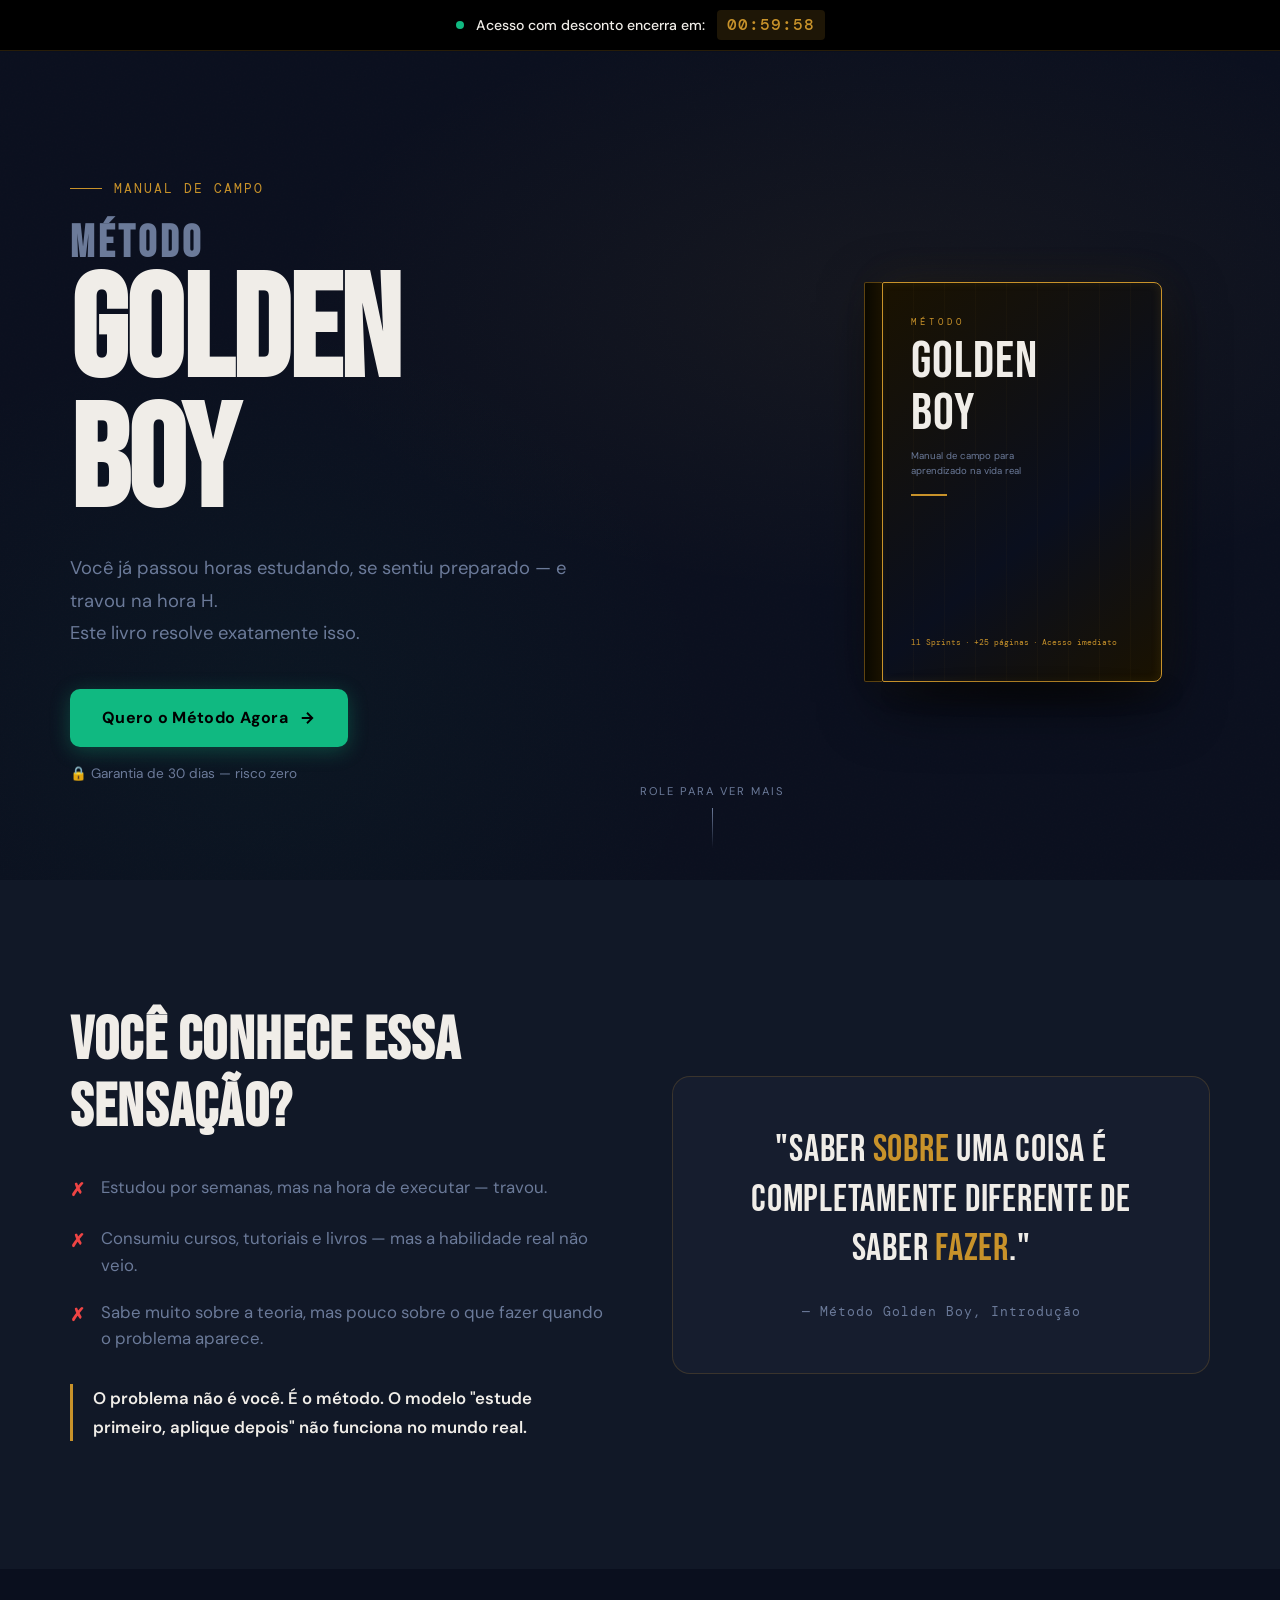
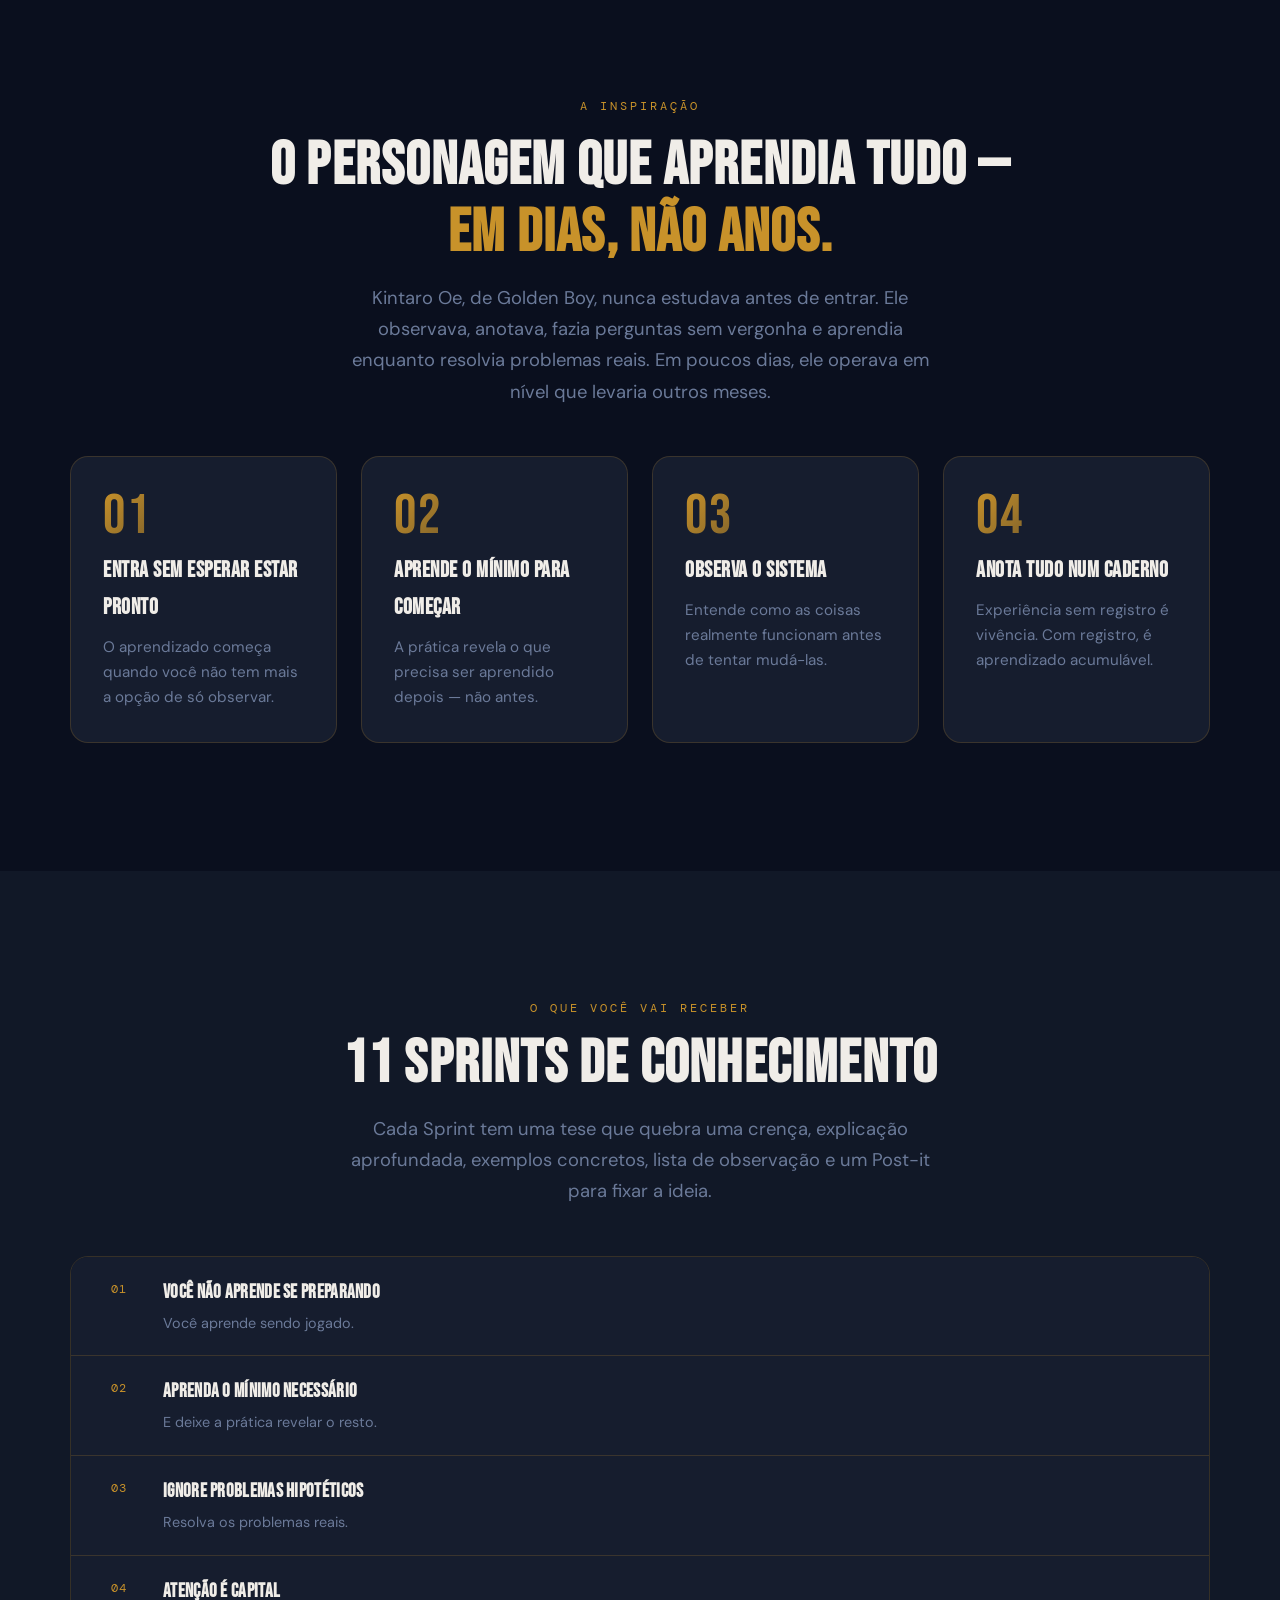
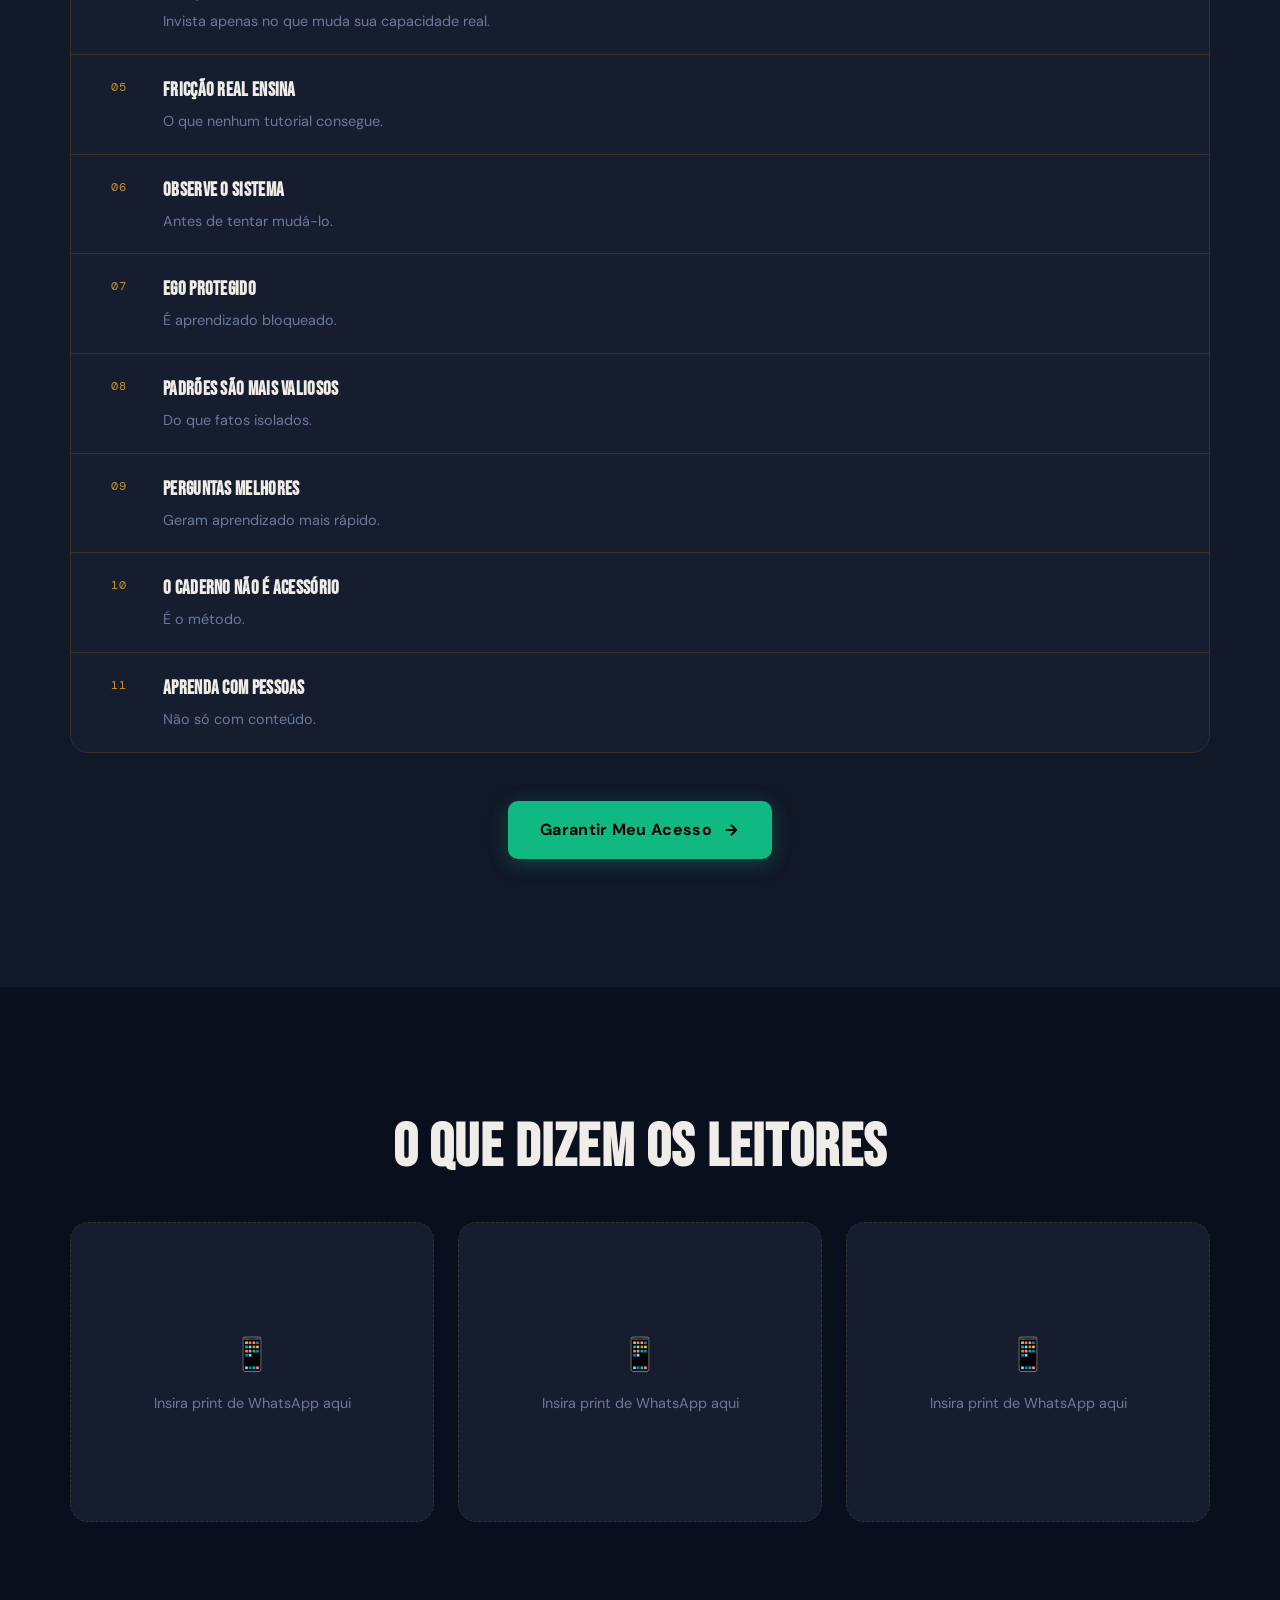
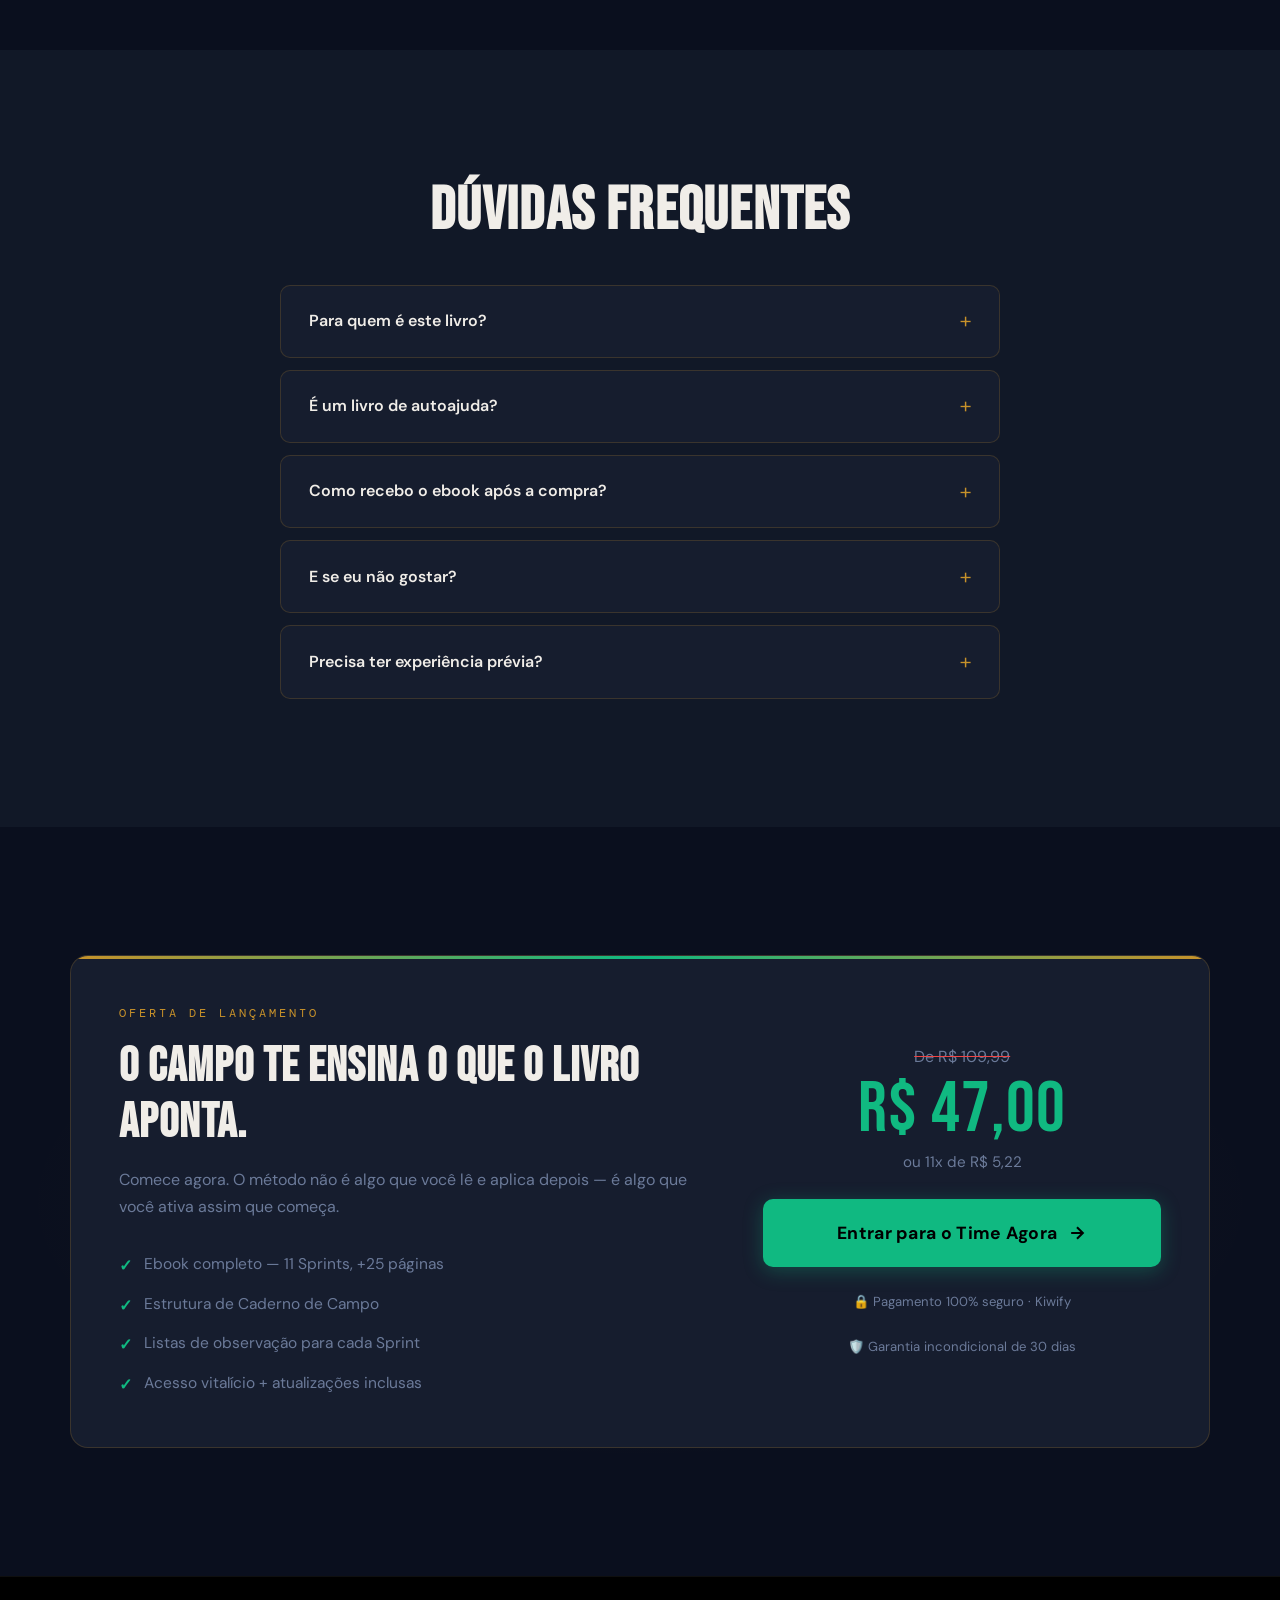
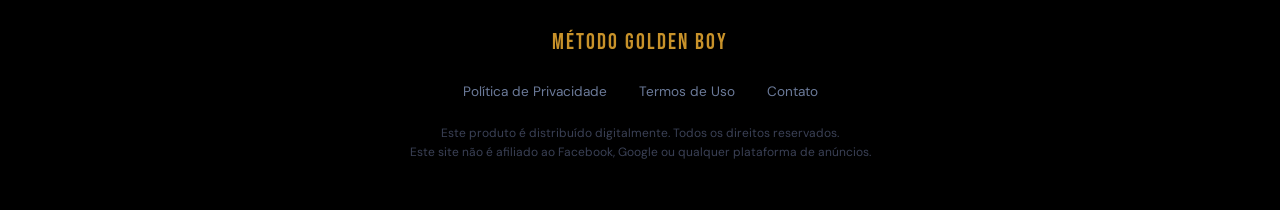
<file: index.html>
<!DOCTYPE html>
<html lang="pt-BR">
<head>
    <meta charset="UTF-8">
    <meta name="viewport" content="width=device-width, initial-scale=1.0">
    <meta name="description" content="Método Golden Boy: aprenda qualquer habilidade em semanas, não anos. O manual de campo para quem aprende fazendo.">
    <title>Método Golden Boy | Aprenda Qualquer Coisa, Rápido</title>

    <meta property="og:title" content="Método Golden Boy | Aprenda Qualquer Coisa, Rápido">
    <meta property="og:description" content="Chega de estudar sem sair do lugar. O método que transforma ação em aprendizado real.">
    <meta property="og:image" content="og-image.jpg">
    <meta property="og:type" content="website">

    <link rel="stylesheet" href="style.css">

    <script type="application/ld+json">
    {
      "@context": "https://schema.org",
      "@type": "Product",
      "name": "Método Golden Boy",
      "description": "Manual de campo para aprendizado acelerado na vida real",
      "offers": {
        "@type": "Offer",
        "price": "97.00",
        "priceCurrency": "BRL"
      }
    }
    </script>
</head>
<body>

    <!-- URGENCY BANNER -->
    <div id="urgency-banner" class="urgency-banner" aria-live="assertive">
        <span class="banner-dot"></span>
        <span id="timer-message">Acesso com desconto encerra em:</span>
        <span id="timer-display" aria-label="Tempo restante">01:00:00</span>
    </div>

    <!-- HERO -->
    <header class="hero">
        <div class="hero-noise"></div>
        <div class="container hero-grid">
            <div class="hero-text" data-animate>
                <div class="hero-eyebrow">
                    <span class="eyebrow-line"></span>
                    Manual de campo
                </div>
                <h1 class="hero-title">
                    <span class="title-small">Método</span>
                    <span class="title-big">Golden<br>Boy</span>
                </h1>
                <p class="hero-desc">
                    Você já passou horas estudando, se sentiu preparado — e travou na hora H.<br>
                    Este livro resolve exatamente isso.
                </p>
                <a href="https://pay.kiwify.com.br/G1EXDdF" class="btn btn-primary" id="cta-hero">
                    <span>Quero o Método Agora</span>
                    <svg width="18" height="18" viewBox="0 0 24 24" fill="none" stroke="currentColor" stroke-width="2.5"><path d="M5 12h14M12 5l7 7-7 7"/></svg>
                </a>
                <p class="hero-guarantee">🔒 Garantia de 30 dias — risco zero</p>
            </div>

            <div class="hero-book" data-animate-delay>
                <div class="book-mockup">
                    <div class="book-cover">
                        <div class="book-cover-inner">
                            <span class="book-label">MÉTODO</span>
                            <span class="book-title-big">GOLDEN<br>BOY</span>
                            <span class="book-subtitle">Manual de campo para<br>aprendizado na vida real</span>
                            <div class="book-deco-line"></div>
                            <div class="book-sprints-preview">
                                <span>11 Sprints</span>
                                <span>·</span>
                                <span>+25 páginas</span>
                                <span>·</span>
                                <span>Acesso imediato</span>
                            </div>
                        </div>
                    </div>
                    <div class="book-spine"></div>
                    <div class="book-shadow"></div>
                </div>
            </div>
        </div>

        <div class="hero-scroll-hint">
            <span>Role para ver mais</span>
            <div class="scroll-line"></div>
        </div>
    </header>

    <main>

        <!-- PROBLEMA -->
        <section class="section section-problem">
            <div class="container">
                <div class="problem-grid">
                    <div class="problem-text" data-animate>
                        <h2 class="section-title">Você conhece essa sensação?</h2>
                        <div class="problem-list">
                            <div class="problem-item">
                                <span class="problem-icon">✗</span>
                                <p>Estudou por semanas, mas na hora de executar — travou.</p>
                            </div>
                            <div class="problem-item">
                                <span class="problem-icon">✗</span>
                                <p>Consumiu cursos, tutoriais e livros — mas a habilidade real não veio.</p>
                            </div>
                            <div class="problem-item">
                                <span class="problem-icon">✗</span>
                                <p>Sabe muito sobre a teoria, mas pouco sobre o que fazer quando o problema aparece.</p>
                            </div>
                        </div>
                        <p class="problem-conclusion">
                            O problema não é você. É o método. O modelo "estude primeiro, aplique depois" não funciona no mundo real.
                        </p>
                    </div>
                    <div class="problem-quote" data-animate-delay>
                        <blockquote>
                            "Saber <em>sobre</em> uma coisa é completamente diferente de saber <em>fazer</em>."
                        </blockquote>
                        <cite>— Método Golden Boy, Introdução</cite>
                    </div>
                </div>
            </div>
        </section>

        <!-- SOLUÇÃO / O QUE É -->
        <section class="section section-solution">
            <div class="container">
                <div class="solution-eyebrow" data-animate>A inspiração</div>
                <h2 class="section-title text-center" data-animate>
                    O personagem que aprendia tudo —<br>
                    <span class="highlight">em dias, não anos.</span>
                </h2>
                <p class="section-subtitle text-center" data-animate>
                    Kintaro Oe, de Golden Boy, nunca estudava antes de entrar. Ele observava, anotava, fazia perguntas sem vergonha e aprendia enquanto resolvia problemas reais. Em poucos dias, ele operava em nível que levaria outros meses.
                </p>
                <div class="solution-grid" data-animate>
                    <div class="solution-card">
                        <div class="solution-number">01</div>
                        <h3>Entra sem esperar estar pronto</h3>
                        <p>O aprendizado começa quando você não tem mais a opção de só observar.</p>
                    </div>
                    <div class="solution-card">
                        <div class="solution-number">02</div>
                        <h3>Aprende o mínimo para começar</h3>
                        <p>A prática revela o que precisa ser aprendido depois — não antes.</p>
                    </div>
                    <div class="solution-card">
                        <div class="solution-number">03</div>
                        <h3>Observa o sistema</h3>
                        <p>Entende como as coisas realmente funcionam antes de tentar mudá-las.</p>
                    </div>
                    <div class="solution-card">
                        <div class="solution-number">04</div>
                        <h3>Anota tudo num caderno</h3>
                        <p>Experiência sem registro é vivência. Com registro, é aprendizado acumulável.</p>
                    </div>
                </div>
            </div>
        </section>

        <!-- SPRINTS / CONTEÚDO -->
        <section class="section section-sprints">
            <div class="container">
                <div class="sprints-header" data-animate>
                    <div class="sprints-eyebrow">O que você vai receber</div>
                    <h2 class="section-title">11 Sprints de Conhecimento</h2>
                    <p class="section-subtitle">Cada Sprint tem uma tese que quebra uma crença, explicação aprofundada, exemplos concretos, lista de observação e um Post-it para fixar a ideia.</p>
                </div>

                <div class="sprints-grid" data-animate>
                    <div class="sprint-item">
                        <span class="sprint-num">01</span>
                        <div class="sprint-content">
                            <h4>Você não aprende se preparando</h4>
                            <p>Você aprende sendo jogado.</p>
                        </div>
                    </div>
                    <div class="sprint-item">
                        <span class="sprint-num">02</span>
                        <div class="sprint-content">
                            <h4>Aprenda o mínimo necessário</h4>
                            <p>E deixe a prática revelar o resto.</p>
                        </div>
                    </div>
                    <div class="sprint-item">
                        <span class="sprint-num">03</span>
                        <div class="sprint-content">
                            <h4>Ignore problemas hipotéticos</h4>
                            <p>Resolva os problemas reais.</p>
                        </div>
                    </div>
                    <div class="sprint-item">
                        <span class="sprint-num">04</span>
                        <div class="sprint-content">
                            <h4>Atenção é capital</h4>
                            <p>Invista apenas no que muda sua capacidade real.</p>
                        </div>
                    </div>
                    <div class="sprint-item">
                        <span class="sprint-num">05</span>
                        <div class="sprint-content">
                            <h4>Fricção real ensina</h4>
                            <p>O que nenhum tutorial consegue.</p>
                        </div>
                    </div>
                    <div class="sprint-item">
                        <span class="sprint-num">06</span>
                        <div class="sprint-content">
                            <h4>Observe o sistema</h4>
                            <p>Antes de tentar mudá-lo.</p>
                        </div>
                    </div>
                    <div class="sprint-item">
                        <span class="sprint-num">07</span>
                        <div class="sprint-content">
                            <h4>Ego protegido</h4>
                            <p>É aprendizado bloqueado.</p>
                        </div>
                    </div>
                    <div class="sprint-item">
                        <span class="sprint-num">08</span>
                        <div class="sprint-content">
                            <h4>Padrões são mais valiosos</h4>
                            <p>Do que fatos isolados.</p>
                        </div>
                    </div>
                    <div class="sprint-item">
                        <span class="sprint-num">09</span>
                        <div class="sprint-content">
                            <h4>Perguntas melhores</h4>
                            <p>Geram aprendizado mais rápido.</p>
                        </div>
                    </div>
                    <div class="sprint-item">
                        <span class="sprint-num">10</span>
                        <div class="sprint-content">
                            <h4>O caderno não é acessório</h4>
                            <p>É o método.</p>
                        </div>
                    </div>
                    <div class="sprint-item">
                        <span class="sprint-num">11</span>
                        <div class="sprint-content">
                            <h4>Aprenda com pessoas</h4>
                            <p>Não só com conteúdo.</p>
                        </div>
                    </div>
                </div>

                <div class="sprints-cta" data-animate>
                    <a href="https://pay.kiwify.com.br/G1EXDdF" class="btn btn-primary" id="cta-middle">
                        <span>Garantir Meu Acesso</span>
                        <svg width="18" height="18" viewBox="0 0 24 24" fill="none" stroke="currentColor" stroke-width="2.5"><path d="M5 12h14M12 5l7 7-7 7"/></svg>
                    </a>
                </div>
            </div>
        </section>

        <!-- PROVA SOCIAL -->
        <section class="section section-proof">
            <div class="container">
                <h2 class="section-title text-center" data-animate>O que dizem os leitores</h2>
                <div class="testimonials-grid" data-animate>
                    <div class="testimonial-card">
                        <div class="testimonial-placeholder">
                            <span>📱</span>
                            <p>Insira print de WhatsApp aqui</p>
                        </div>
                    </div>
                    <div class="testimonial-card">
                        <div class="testimonial-placeholder">
                            <span>📱</span>
                            <p>Insira print de WhatsApp aqui</p>
                        </div>
                    </div>
                    <div class="testimonial-card">
                        <div class="testimonial-placeholder">
                            <span>📱</span>
                            <p>Insira print de WhatsApp aqui</p>
                        </div>
                    </div>
                </div>
            </div>
        </section>

        <!-- FAQ -->
        <section class="section section-faq">
            <div class="container faq-container">
                <h2 class="section-title text-center" data-animate>Dúvidas frequentes</h2>
                <div class="faq-list" data-animate>
                    <details class="faq-item">
                        <summary>Para quem é este livro?</summary>
                        <div class="faq-answer">
                            <p>Para qualquer pessoa que sente que estuda mas não evolui na prática. Seja você aprendendo uma habilidade profissional, técnica ou pessoal — se o gap entre teoria e execução te frustra, este livro foi escrito para você.</p>
                        </div>
                    </details>
                    <details class="faq-item">
                        <summary>É um livro de autoajuda?</summary>
                        <div class="faq-answer">
                            <p>Não. É deliberadamente o oposto. Sem frases motivacionais vazias, sem promessas irreais. É um manual de campo — denso, direto e orientado a ação concreta.</p>
                        </div>
                    </details>
                    <details class="faq-item">
                        <summary>Como recebo o ebook após a compra?</summary>
                        <div class="faq-answer">
                            <p>Acesso imediato após confirmação do pagamento. Você recebe o link de download direto no e-mail e na plataforma de entrega.</p>
                        </div>
                    </details>
                    <details class="faq-item">
                        <summary>E se eu não gostar?</summary>
                        <div class="faq-answer">
                            <p>Garantia incondicional de 30 dias. Se por qualquer motivo você não ficar satisfeito, basta pedir o reembolso. Sem perguntas, sem burocracia.</p>
                        </div>
                    </details>
                    <details class="faq-item">
                        <summary>Precisa ter experiência prévia?</summary>
                        <div class="faq-answer">
                            <p>Nenhuma. O método funciona justamente porque parte do zero — a ideia central é que você aprende enquanto faz, não antes. Quanto mais iniciante, mais impacto você vai sentir.</p>
                        </div>
                    </details>
                </div>
            </div>
        </section>

        <!-- OFERTA FINAL -->
        <section class="section section-offer" id="checkout">
            <div class="container">
                <div class="offer-box" data-animate>
                    <div class="offer-left">
                        <div class="offer-eyebrow">Oferta de lançamento</div>
                        <h2 class="offer-title">O campo te ensina o que o livro aponta.</h2>
                        <p class="offer-desc">Comece agora. O método não é algo que você lê e aplica depois — é algo que você ativa assim que começa.</p>

                        <ul class="offer-includes">
                            <li>
                                <span class="check">✓</span>
                                Ebook completo — 11 Sprints, +25 páginas
                            </li>
                            <li>
                                <span class="check">✓</span>
                                Estrutura de Caderno de Campo
                            </li>
                            <li>
                                <span class="check">✓</span>
                                Listas de observação para cada Sprint
                            </li>
                            <li>
                                <span class="check">✓</span>
                                Acesso vitalício + atualizações inclusas
                            </li>
                        </ul>
                    </div>

                    <div class="offer-right">
                        <div class="price-block">
                            <span class="price-old">De R$ 109,99</span>
                            <span class="price-new">R$ 47,00</span>
                            <span class="price-installments">ou 11x de R$ 5,22</span>
                        </div>
                        <a href="https://pay.kiwify.com.br/G1EXDdF" class="btn btn-primary btn-large" id="cta-final">
                            <span>Entrar para o Time Agora</span>
                            <svg width="20" height="20" viewBox="0 0 24 24" fill="none" stroke="currentColor" stroke-width="2.5"><path d="M5 12h14M12 5l7 7-7 7"/></svg>
                        </a>
                        <p class="secure-badge">🔒 Pagamento 100% seguro · Kiwify</p>
                        <p class="guarantee-badge">🛡️ Garantia incondicional de 30 dias</p>
                    </div>
                </div>
            </div>
        </section>

    </main>

    <!-- FOOTER -->
    <footer class="footer">
        <div class="container footer-inner">
            <p class="footer-brand">Método Golden Boy</p>
            <nav class="footer-links" aria-label="Links legais">
                <a href="politica-privacidade.html">Política de Privacidade</a>
                <a href="termos-de-uso.html">Termos de Uso</a>
                <a href="mailto:contato@aprendera.com.br">Contato</a>
            </nav>
            <p class="footer-legal">
                Este produto é distribuído digitalmente. Todos os direitos reservados.<br>
                Este site não é afiliado ao Facebook, Google ou qualquer plataforma de anúncios.
            </p>
        </div>
    </footer>

    <script src="script.js" defer></script>
</body>
</html>
</file>
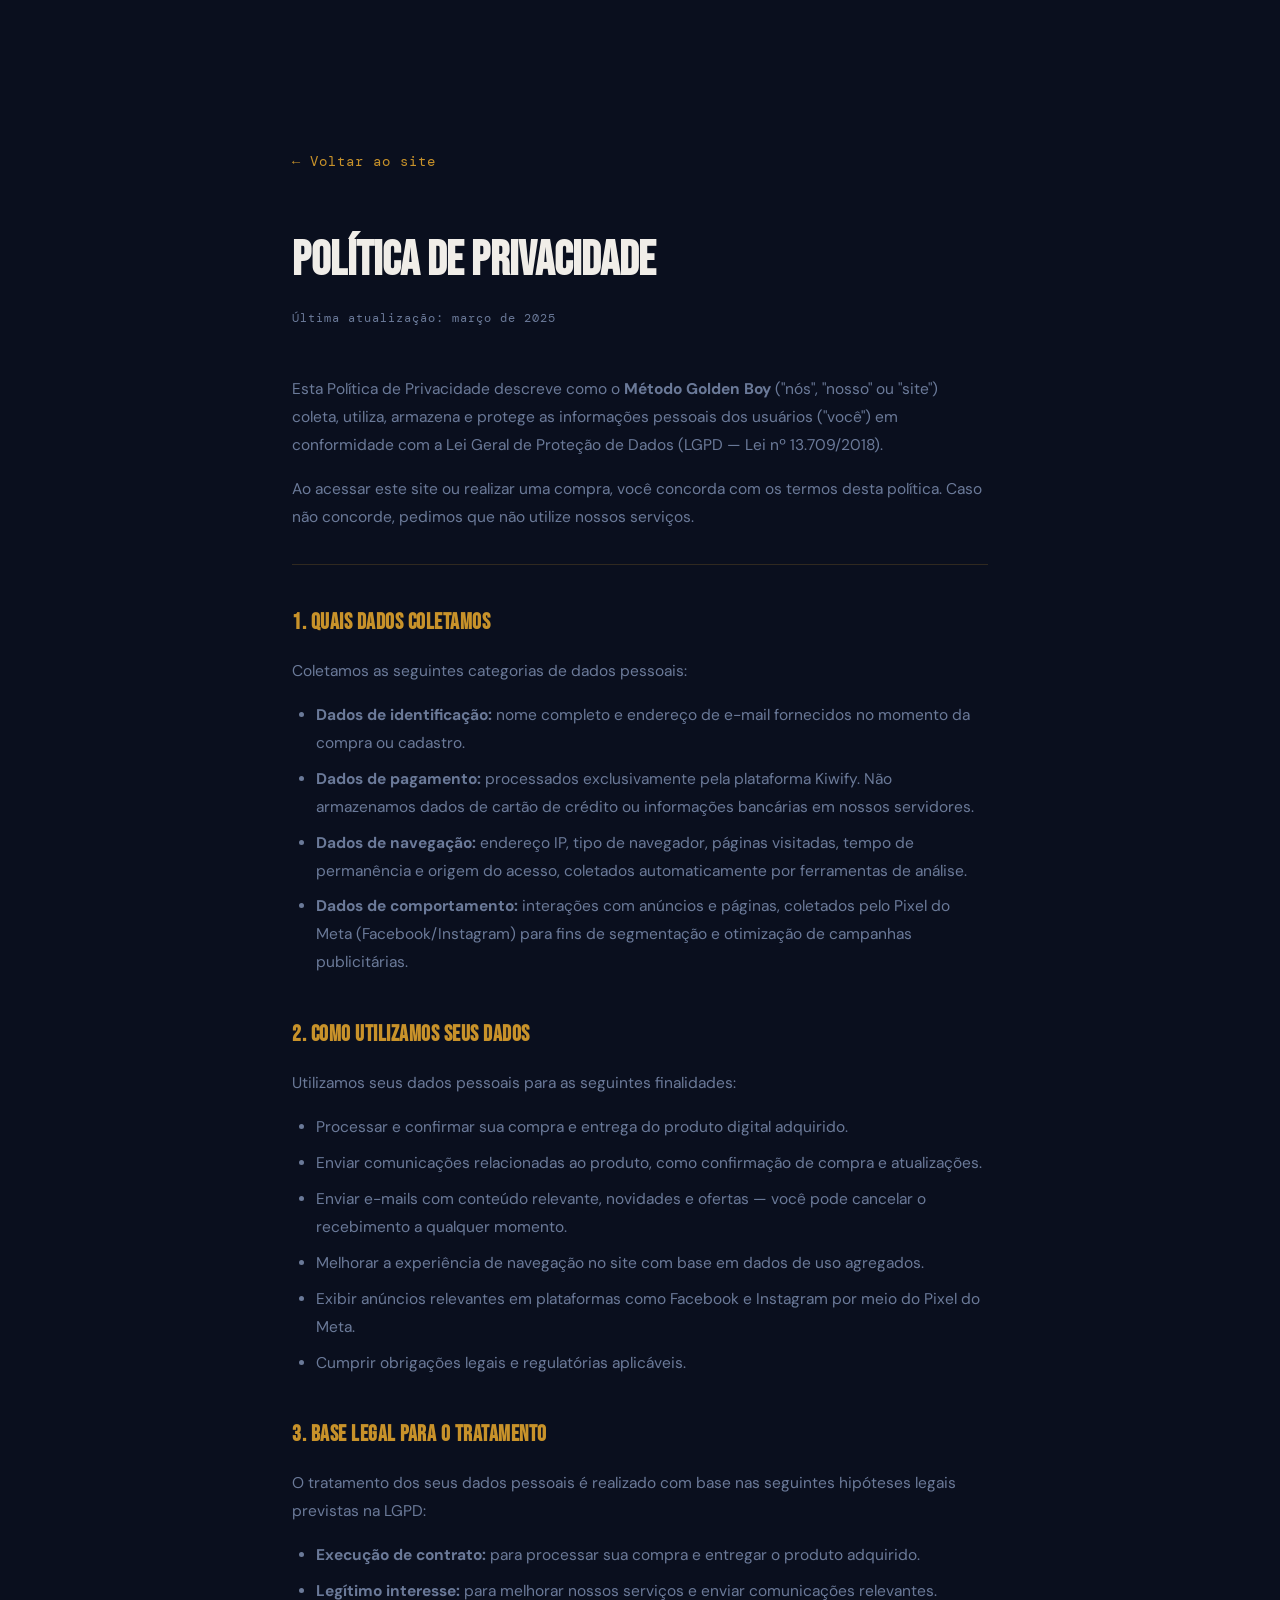
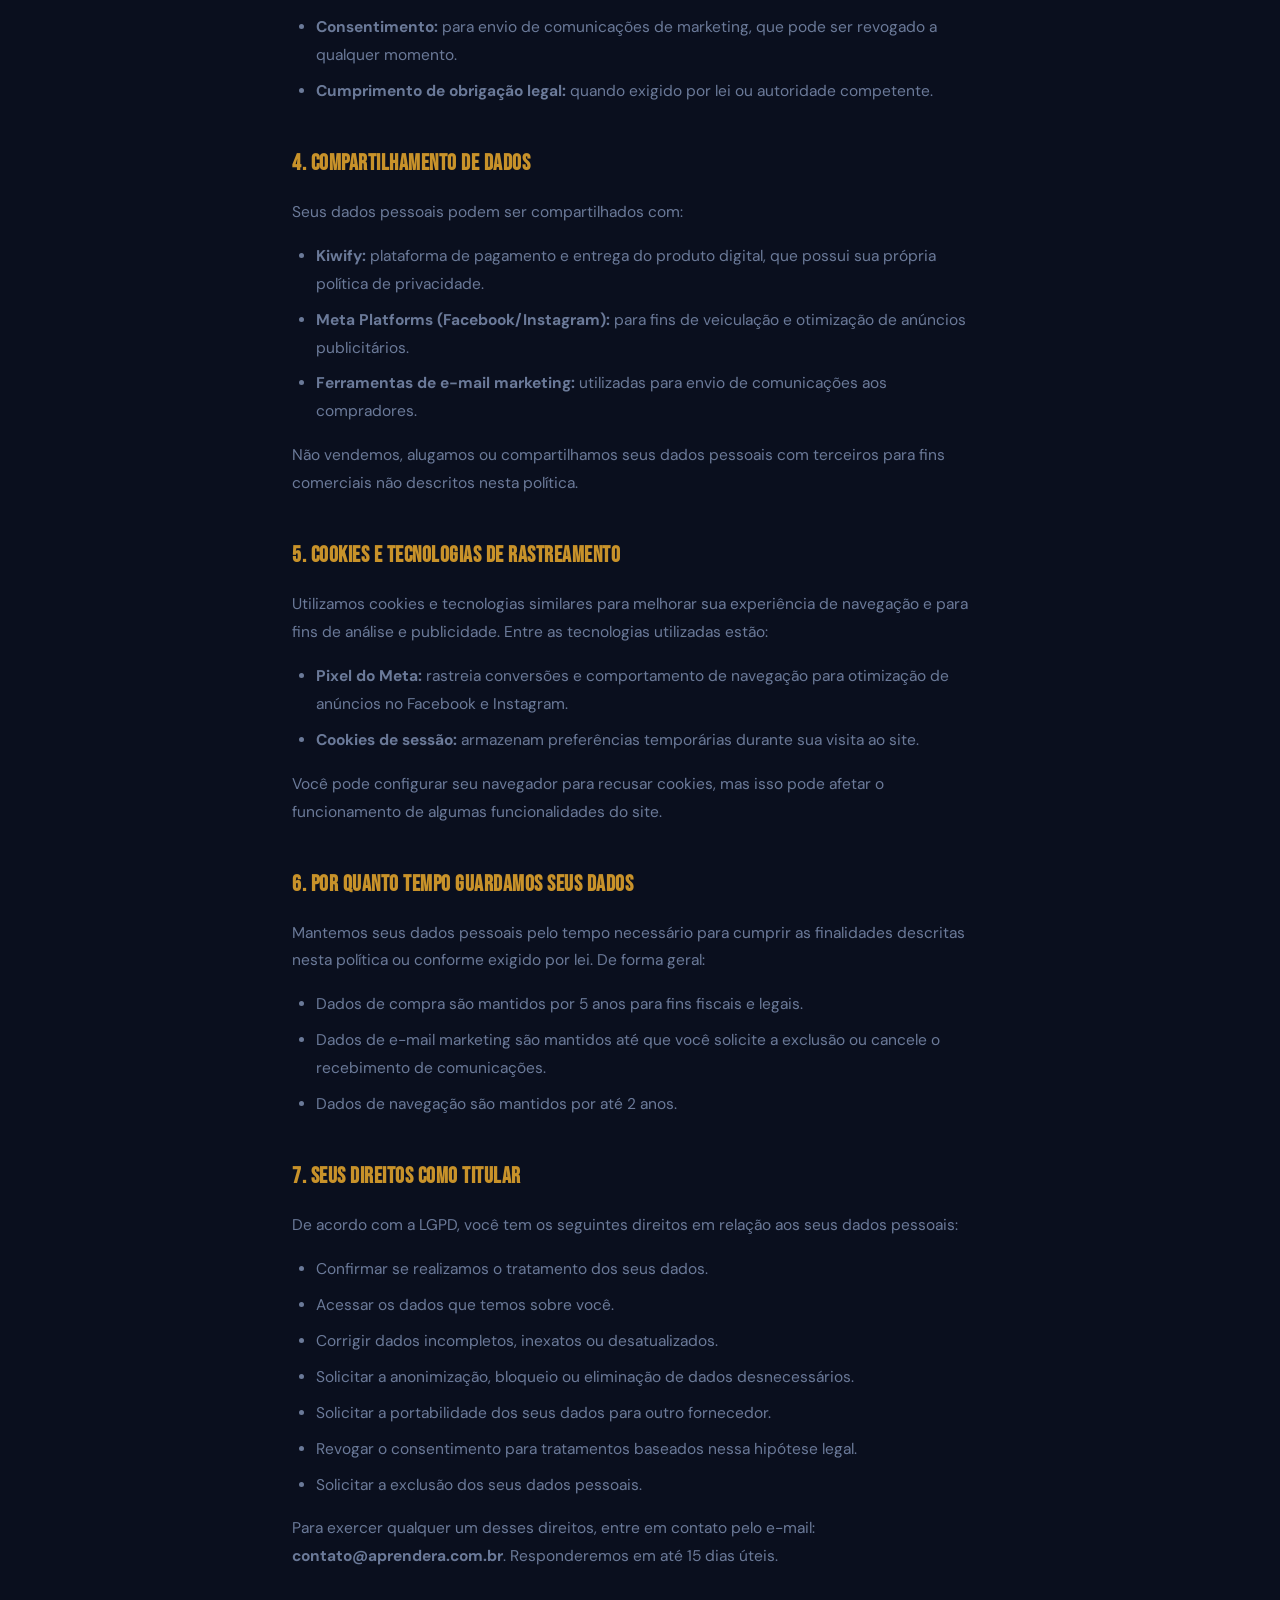
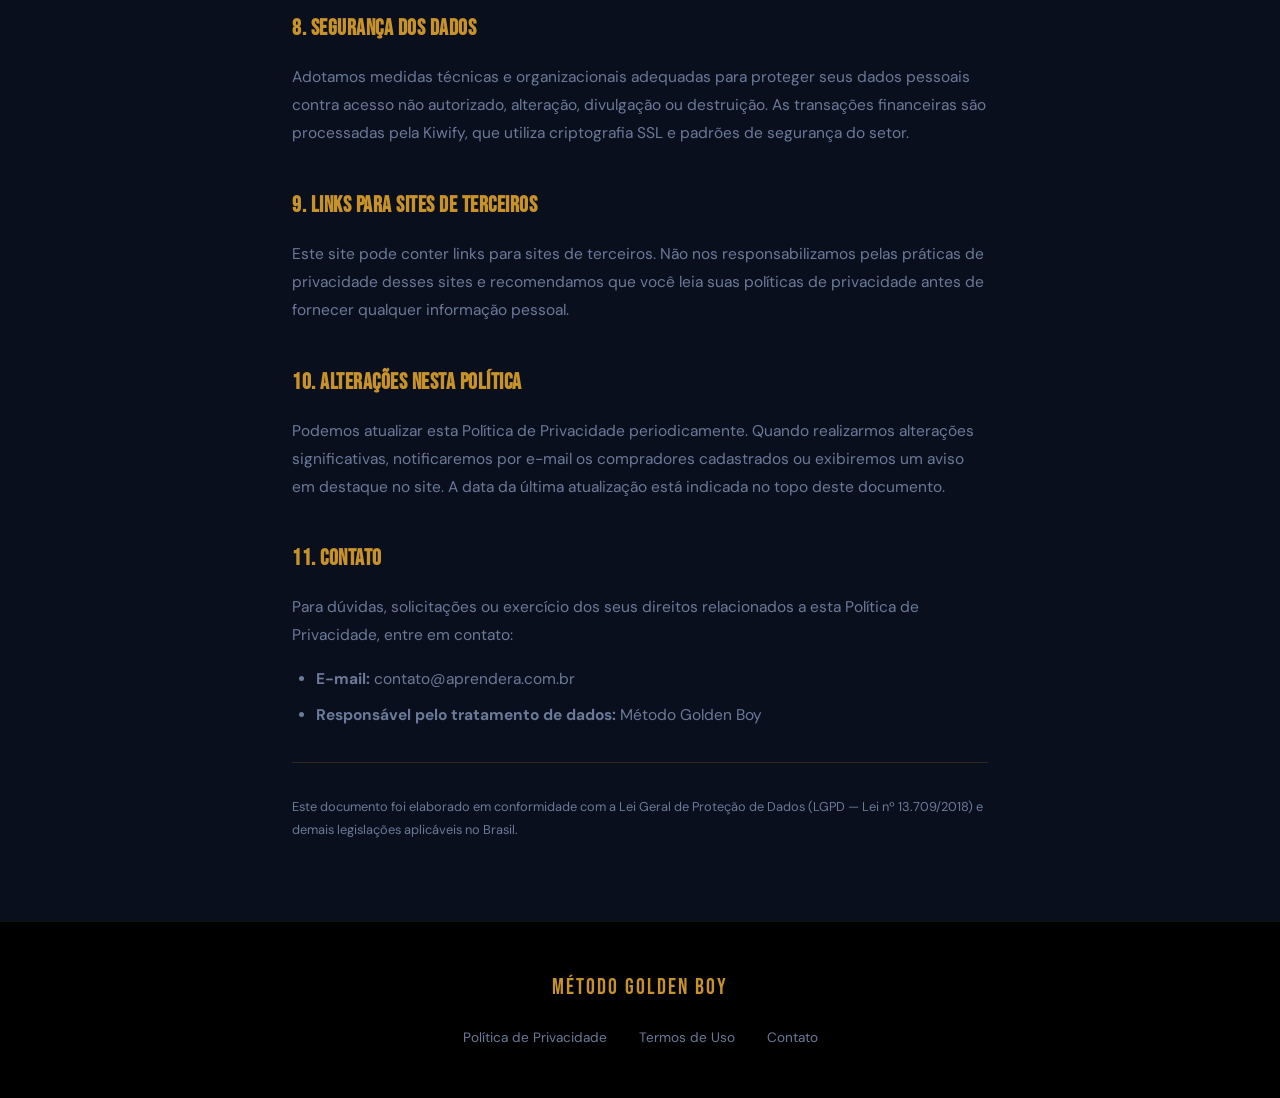
<file: politica-privacidade.html>
<!DOCTYPE html>
<html lang="pt-BR">
<head> 
    <meta charset="UTF-8">
    <meta name="viewport" content="width=device-width, initial-scale=1.0">
    <title>Política de Privacidade | Método Golden Boy</title>
    <link rel="stylesheet" href="style.css">
    <style>
        .legal-page {
            max-width: 760px;
            margin: 0 auto;
            padding: 6rem 2rem 4rem;
        }
        .legal-page h1 {
            font-family: var(--font-display);
            font-size: clamp(2rem, 5vw, 3rem);
            color: var(--white);
            margin-bottom: 0.5rem;
        }
        .legal-updated {
            font-family: var(--font-mono);
            font-size: 0.75rem;
            color: var(--muted);
            letter-spacing: 1px;
            margin-bottom: 3rem;
            display: block;
        }
        .legal-page h2 {
            font-family: var(--font-display);
            font-size: 1.4rem;
            color: var(--gold);
            margin: 2.5rem 0 1rem;
            letter-spacing: 0.5px;
        }
        .legal-page p, .legal-page li {
            color: var(--muted);
            font-size: 0.97rem;
            line-height: 1.8;
            margin-bottom: 1rem;
        }
        .legal-page ul {
            padding-left: 1.5rem;
            margin-bottom: 1rem;
        }
        .legal-page li {
            margin-bottom: 0.5rem;
        }
        .legal-divider {
            border: none;
            border-top: 1px solid var(--border);
            margin: 2rem 0;
        }
        .legal-back {
            display: inline-flex;
            align-items: center;
            gap: 8px;
            color: var(--gold);
            text-decoration: none;
            font-size: 0.85rem;
            font-family: var(--font-mono);
            letter-spacing: 1px;
            margin-bottom: 3rem;
            transition: opacity 0.2s;
        }
        .legal-back:hover { opacity: 0.7; }
    </style>
</head>
<body>
    <div class="legal-page">
        <a href="index.html" class="legal-back">← Voltar ao site</a>

        <h1>Política de Privacidade</h1>
        <span class="legal-updated">Última atualização: março de 2025</span>

        <p>Esta Política de Privacidade descreve como o <strong>Método Golden Boy</strong> ("nós", "nosso" ou "site") coleta, utiliza, armazena e protege as informações pessoais dos usuários ("você") em conformidade com a Lei Geral de Proteção de Dados (LGPD — Lei nº 13.709/2018).</p>

        <p>Ao acessar este site ou realizar uma compra, você concorda com os termos desta política. Caso não concorde, pedimos que não utilize nossos serviços.</p>

        <hr class="legal-divider">

        <h2>1. Quais dados coletamos</h2>
        <p>Coletamos as seguintes categorias de dados pessoais:</p>
        <ul>
            <li><strong>Dados de identificação:</strong> nome completo e endereço de e-mail fornecidos no momento da compra ou cadastro.</li>
            <li><strong>Dados de pagamento:</strong> processados exclusivamente pela plataforma Kiwify. Não armazenamos dados de cartão de crédito ou informações bancárias em nossos servidores.</li>
            <li><strong>Dados de navegação:</strong> endereço IP, tipo de navegador, páginas visitadas, tempo de permanência e origem do acesso, coletados automaticamente por ferramentas de análise.</li>
            <li><strong>Dados de comportamento:</strong> interações com anúncios e páginas, coletados pelo Pixel do Meta (Facebook/Instagram) para fins de segmentação e otimização de campanhas publicitárias.</li>
        </ul>

        <h2>2. Como utilizamos seus dados</h2>
        <p>Utilizamos seus dados pessoais para as seguintes finalidades:</p>
        <ul>
            <li>Processar e confirmar sua compra e entrega do produto digital adquirido.</li>
            <li>Enviar comunicações relacionadas ao produto, como confirmação de compra e atualizações.</li>
            <li>Enviar e-mails com conteúdo relevante, novidades e ofertas — você pode cancelar o recebimento a qualquer momento.</li>
            <li>Melhorar a experiência de navegação no site com base em dados de uso agregados.</li>
            <li>Exibir anúncios relevantes em plataformas como Facebook e Instagram por meio do Pixel do Meta.</li>
            <li>Cumprir obrigações legais e regulatórias aplicáveis.</li>
        </ul>

        <h2>3. Base legal para o tratamento</h2>
        <p>O tratamento dos seus dados pessoais é realizado com base nas seguintes hipóteses legais previstas na LGPD:</p>
        <ul>
            <li><strong>Execução de contrato:</strong> para processar sua compra e entregar o produto adquirido.</li>
            <li><strong>Legítimo interesse:</strong> para melhorar nossos serviços e enviar comunicações relevantes.</li>
            <li><strong>Consentimento:</strong> para envio de comunicações de marketing, que pode ser revogado a qualquer momento.</li>
            <li><strong>Cumprimento de obrigação legal:</strong> quando exigido por lei ou autoridade competente.</li>
        </ul>

        <h2>4. Compartilhamento de dados</h2>
        <p>Seus dados pessoais podem ser compartilhados com:</p>
        <ul>
            <li><strong>Kiwify:</strong> plataforma de pagamento e entrega do produto digital, que possui sua própria política de privacidade.</li>
            <li><strong>Meta Platforms (Facebook/Instagram):</strong> para fins de veiculação e otimização de anúncios publicitários.</li>
            <li><strong>Ferramentas de e-mail marketing:</strong> utilizadas para envio de comunicações aos compradores.</li>
        </ul>
        <p>Não vendemos, alugamos ou compartilhamos seus dados pessoais com terceiros para fins comerciais não descritos nesta política.</p>

        <h2>5. Cookies e tecnologias de rastreamento</h2>
        <p>Utilizamos cookies e tecnologias similares para melhorar sua experiência de navegação e para fins de análise e publicidade. Entre as tecnologias utilizadas estão:</p>
        <ul>
            <li><strong>Pixel do Meta:</strong> rastreia conversões e comportamento de navegação para otimização de anúncios no Facebook e Instagram.</li>
            <li><strong>Cookies de sessão:</strong> armazenam preferências temporárias durante sua visita ao site.</li>
        </ul>
        <p>Você pode configurar seu navegador para recusar cookies, mas isso pode afetar o funcionamento de algumas funcionalidades do site.</p>

        <h2>6. Por quanto tempo guardamos seus dados</h2>
        <p>Mantemos seus dados pessoais pelo tempo necessário para cumprir as finalidades descritas nesta política ou conforme exigido por lei. De forma geral:</p>
        <ul>
            <li>Dados de compra são mantidos por 5 anos para fins fiscais e legais.</li>
            <li>Dados de e-mail marketing são mantidos até que você solicite a exclusão ou cancele o recebimento de comunicações.</li>
            <li>Dados de navegação são mantidos por até 2 anos.</li>
        </ul>

        <h2>7. Seus direitos como titular</h2>
        <p>De acordo com a LGPD, você tem os seguintes direitos em relação aos seus dados pessoais:</p>
        <ul>
            <li>Confirmar se realizamos o tratamento dos seus dados.</li>
            <li>Acessar os dados que temos sobre você.</li>
            <li>Corrigir dados incompletos, inexatos ou desatualizados.</li>
            <li>Solicitar a anonimização, bloqueio ou eliminação de dados desnecessários.</li>
            <li>Solicitar a portabilidade dos seus dados para outro fornecedor.</li>
            <li>Revogar o consentimento para tratamentos baseados nessa hipótese legal.</li>
            <li>Solicitar a exclusão dos seus dados pessoais.</li>
        </ul>
        <p>Para exercer qualquer um desses direitos, entre em contato pelo e-mail: <strong>contato@aprendera.com.br</strong>. Responderemos em até 15 dias úteis.</p>

        <h2>8. Segurança dos dados</h2>
        <p>Adotamos medidas técnicas e organizacionais adequadas para proteger seus dados pessoais contra acesso não autorizado, alteração, divulgação ou destruição. As transações financeiras são processadas pela Kiwify, que utiliza criptografia SSL e padrões de segurança do setor.</p>

        <h2>9. Links para sites de terceiros</h2>
        <p>Este site pode conter links para sites de terceiros. Não nos responsabilizamos pelas práticas de privacidade desses sites e recomendamos que você leia suas políticas de privacidade antes de fornecer qualquer informação pessoal.</p>

        <h2>10. Alterações nesta política</h2>
        <p>Podemos atualizar esta Política de Privacidade periodicamente. Quando realizarmos alterações significativas, notificaremos por e-mail os compradores cadastrados ou exibiremos um aviso em destaque no site. A data da última atualização está indicada no topo deste documento.</p>

        <h2>11. Contato</h2>
        <p>Para dúvidas, solicitações ou exercício dos seus direitos relacionados a esta Política de Privacidade, entre em contato:</p>
        <ul>
            <li><strong>E-mail:</strong> contato@aprendera.com.br</li>
            <li><strong>Responsável pelo tratamento de dados:</strong> Método Golden Boy</li>
        </ul>

        <hr class="legal-divider">
        <p style="font-size: 0.8rem;">Este documento foi elaborado em conformidade com a Lei Geral de Proteção de Dados (LGPD — Lei nº 13.709/2018) e demais legislações aplicáveis no Brasil.</p>
    </div>

    <footer class="footer">
        <div class="container footer-inner">
            <p class="footer-brand">Método Golden Boy</p>
            <nav class="footer-links">
                <a href="politica-privacidade.html">Política de Privacidade</a>
                <a href="termos-de-uso.html">Termos de Uso</a>
                <a href="mailto:contato@aprendera.com.br">Contato</a>
            </nav>
        </div>
    </footer>
</body>
</html>
</file>
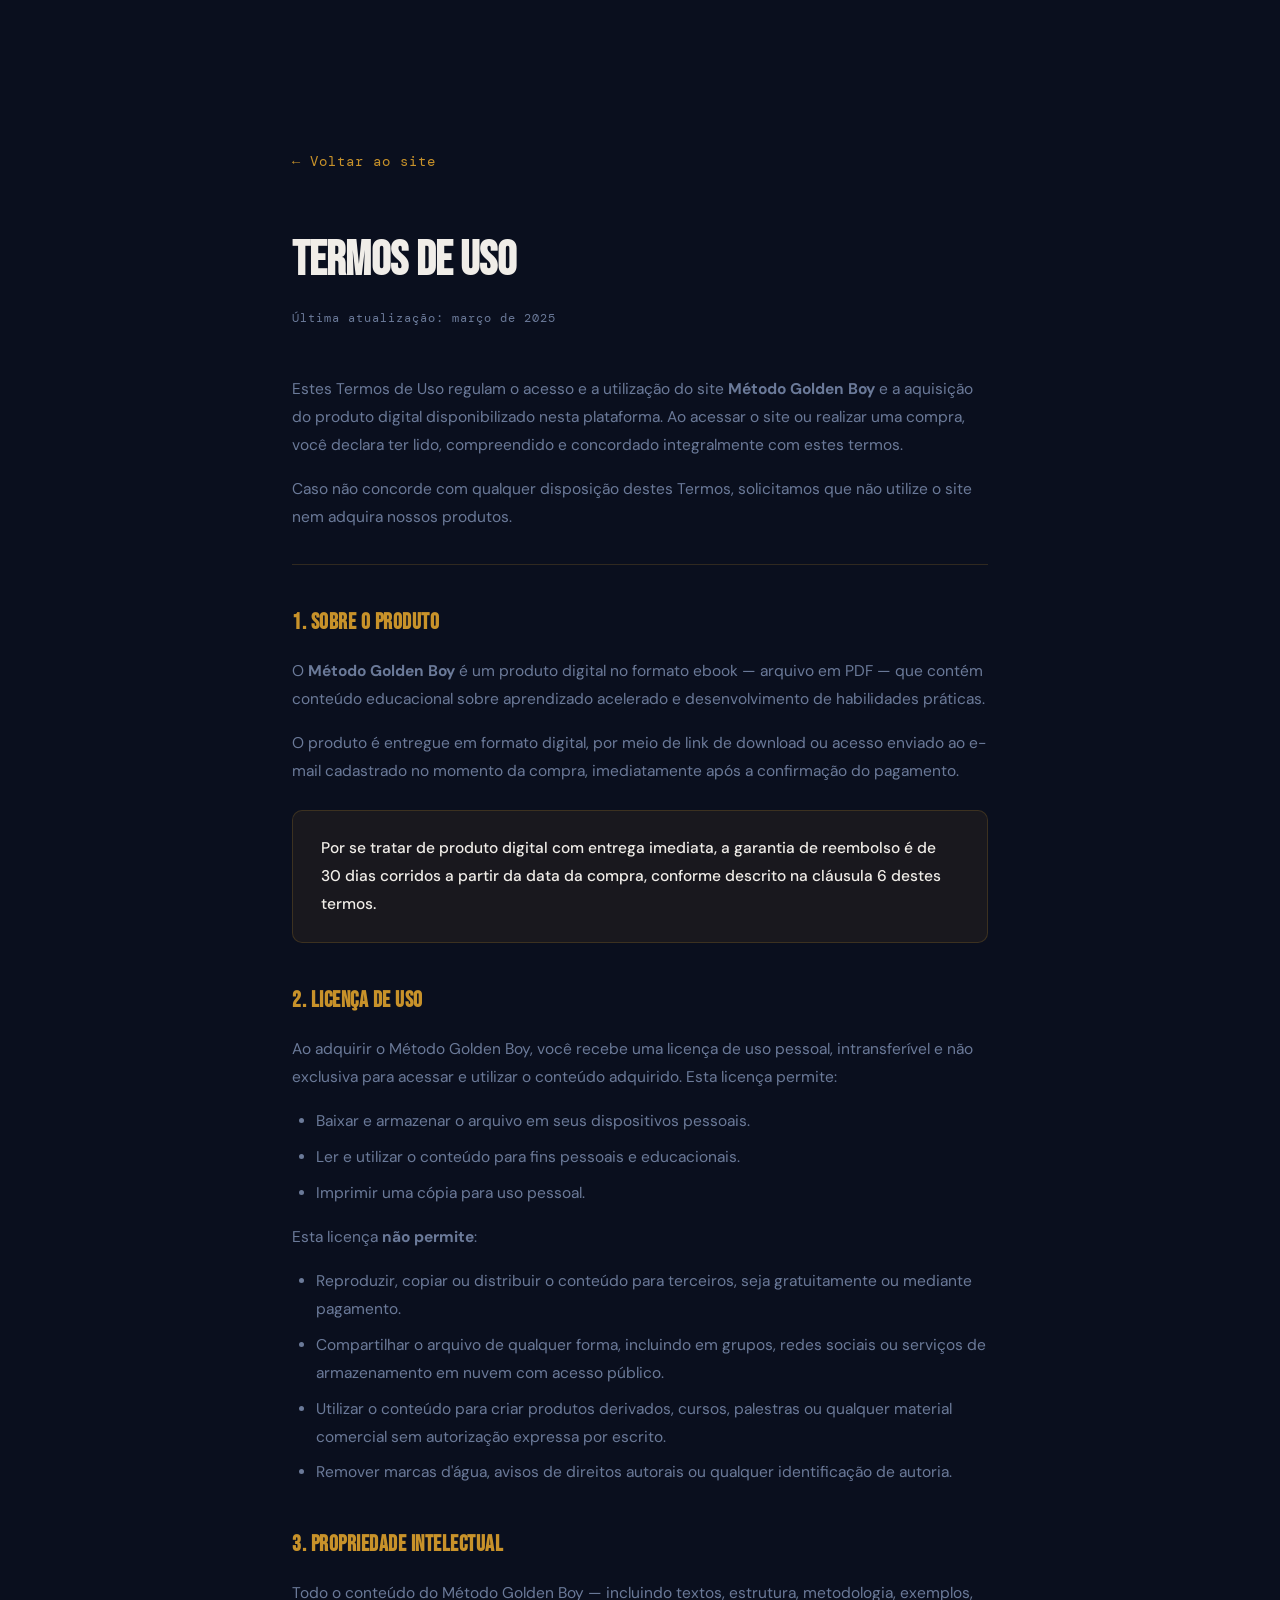
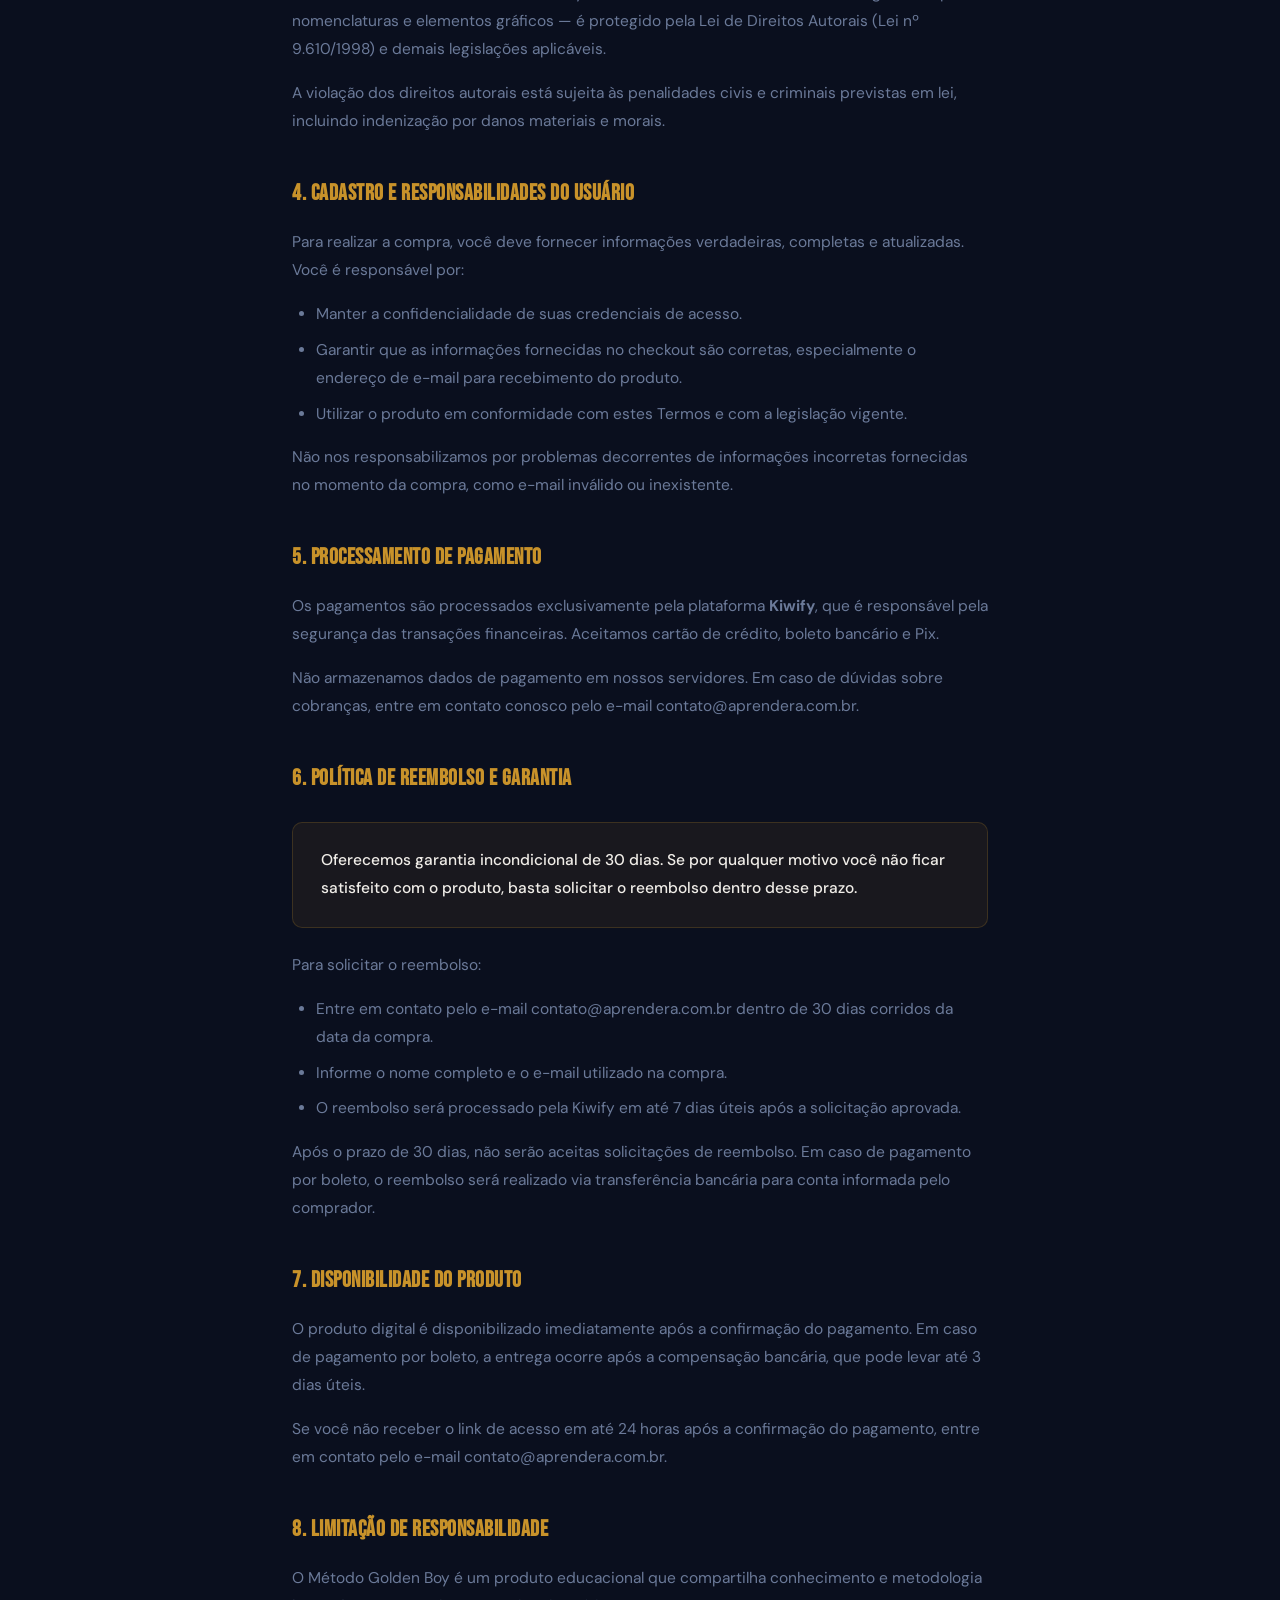
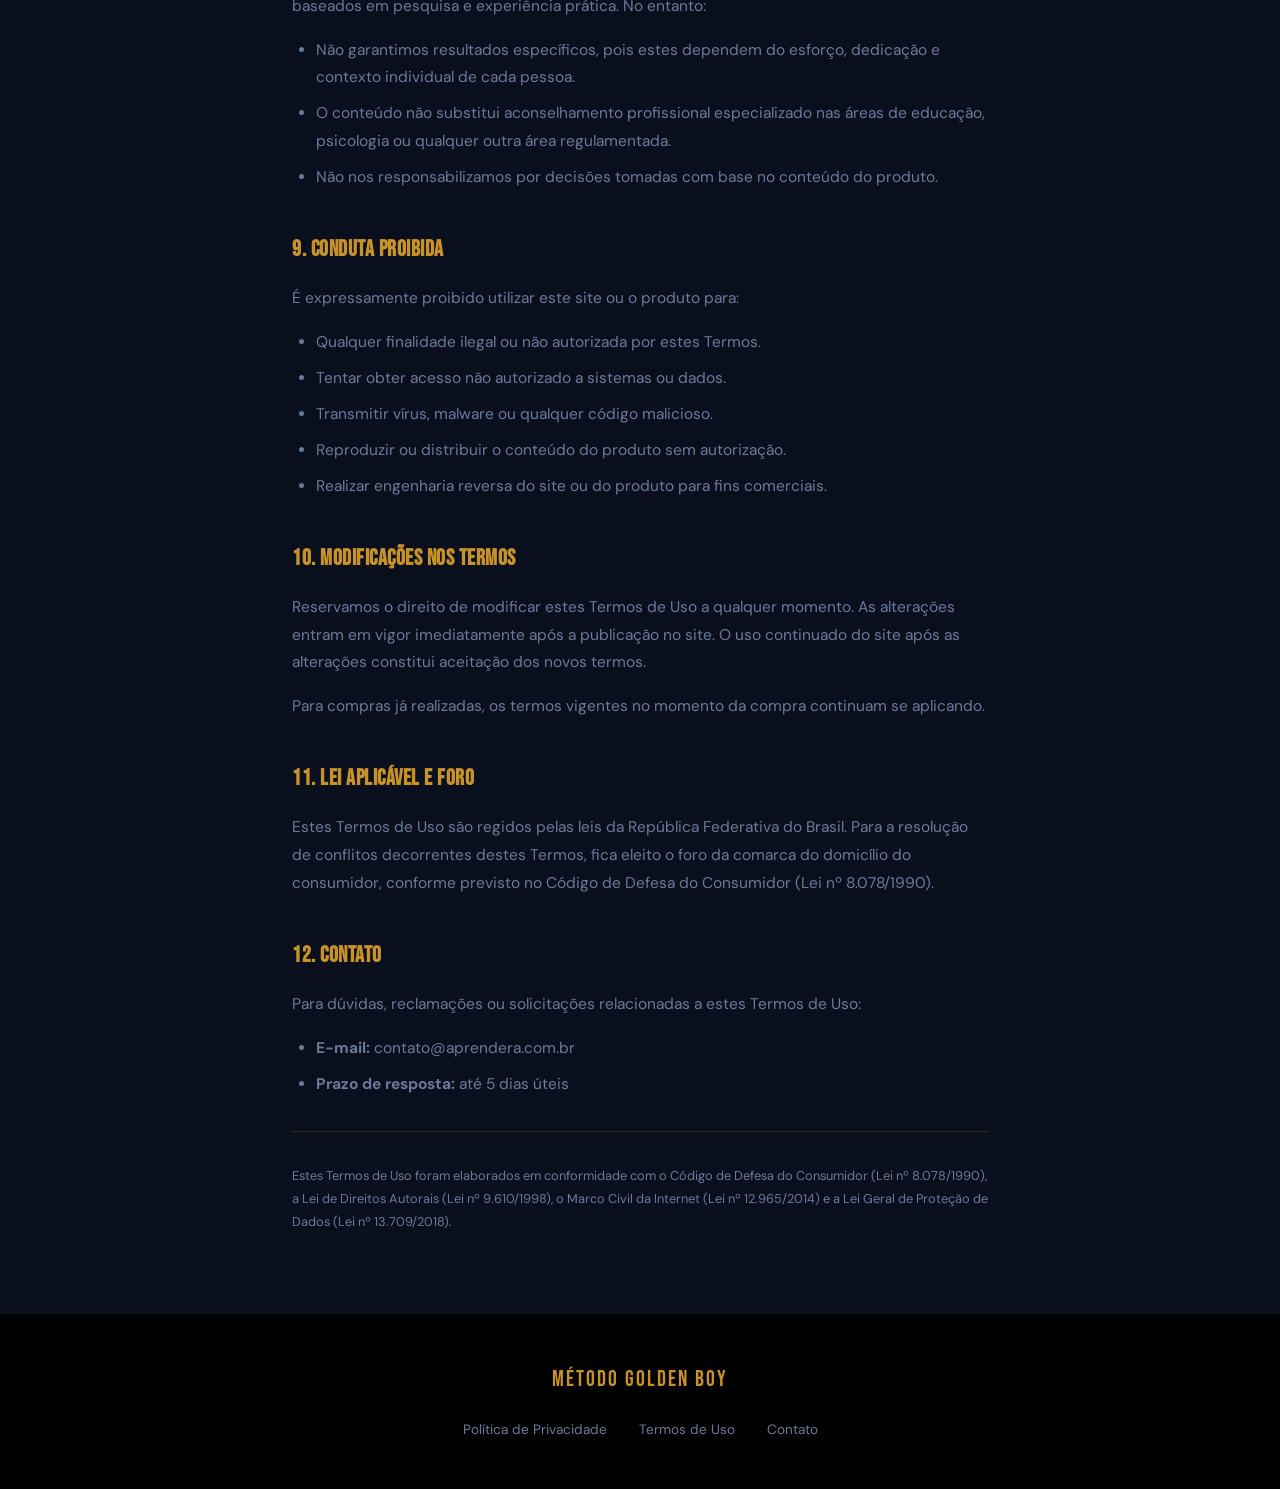
<file: termos-de-uso.html>
<!DOCTYPE html>
<html lang="pt-BR">
<head>
    <meta charset="UTF-8">
    <meta name="viewport" content="width=device-width, initial-scale=1.0">
    <title>Termos de Uso | Método Golden Boy</title>
    <link rel="stylesheet" href="style.css">
    <style>
        .legal-page {
            max-width: 760px;
            margin: 0 auto;
            padding: 6rem 2rem 4rem;
        }
        .legal-page h1 {
            font-family: var(--font-display);
            font-size: clamp(2rem, 5vw, 3rem);
            color: var(--white);
            margin-bottom: 0.5rem;
        }
        .legal-updated {
            font-family: var(--font-mono);
            font-size: 0.75rem;
            color: var(--muted);
            letter-spacing: 1px;
            margin-bottom: 3rem;
            display: block;
        }
        .legal-page h2 {
            font-family: var(--font-display);
            font-size: 1.4rem;
            color: var(--gold);
            margin: 2.5rem 0 1rem;
            letter-spacing: 0.5px;
        }
        .legal-page p, .legal-page li {
            color: var(--muted);
            font-size: 0.97rem;
            line-height: 1.8;
            margin-bottom: 1rem;
        }
        .legal-page ul {
            padding-left: 1.5rem;
            margin-bottom: 1rem;
        }
        .legal-page li {
            margin-bottom: 0.5rem;
        }
        .legal-divider {
            border: none;
            border-top: 1px solid var(--border);
            margin: 2rem 0;
        }
        .legal-back {
            display: inline-flex;
            align-items: center;
            gap: 8px;
            color: var(--gold);
            text-decoration: none;
            font-size: 0.85rem;
            font-family: var(--font-mono);
            letter-spacing: 1px;
            margin-bottom: 3rem;
            transition: opacity 0.2s;
        }
        .legal-back:hover { opacity: 0.7; }
        .highlight-box {
            background: rgba(200,146,42,0.08);
            border: 1px solid rgba(200,146,42,0.2);
            border-radius: 10px;
            padding: 1.5rem 1.75rem;
            margin: 1.5rem 0;
        }
        .highlight-box p {
            margin-bottom: 0;
            color: var(--white);
            font-weight: 500;
        }
    </style>
</head>
<body>
    <div class="legal-page">
        <a href="index.html" class="legal-back">← Voltar ao site</a>

        <h1>Termos de Uso</h1>
        <span class="legal-updated">Última atualização: março de 2025</span>

        <p>Estes Termos de Uso regulam o acesso e a utilização do site <strong>Método Golden Boy</strong> e a aquisição do produto digital disponibilizado nesta plataforma. Ao acessar o site ou realizar uma compra, você declara ter lido, compreendido e concordado integralmente com estes termos.</p>

        <p>Caso não concorde com qualquer disposição destes Termos, solicitamos que não utilize o site nem adquira nossos produtos.</p>

        <hr class="legal-divider">

        <h2>1. Sobre o produto</h2>
        <p>O <strong>Método Golden Boy</strong> é um produto digital no formato ebook — arquivo em PDF — que contém conteúdo educacional sobre aprendizado acelerado e desenvolvimento de habilidades práticas.</p>
        <p>O produto é entregue em formato digital, por meio de link de download ou acesso enviado ao e-mail cadastrado no momento da compra, imediatamente após a confirmação do pagamento.</p>

        <div class="highlight-box">
            <p>Por se tratar de produto digital com entrega imediata, a garantia de reembolso é de 30 dias corridos a partir da data da compra, conforme descrito na cláusula 6 destes termos.</p>
        </div>

        <h2>2. Licença de uso</h2>
        <p>Ao adquirir o Método Golden Boy, você recebe uma licença de uso pessoal, intransferível e não exclusiva para acessar e utilizar o conteúdo adquirido. Esta licença permite:</p>
        <ul>
            <li>Baixar e armazenar o arquivo em seus dispositivos pessoais.</li>
            <li>Ler e utilizar o conteúdo para fins pessoais e educacionais.</li>
            <li>Imprimir uma cópia para uso pessoal.</li>
        </ul>
        <p>Esta licença <strong>não permite</strong>:</p>
        <ul>
            <li>Reproduzir, copiar ou distribuir o conteúdo para terceiros, seja gratuitamente ou mediante pagamento.</li>
            <li>Compartilhar o arquivo de qualquer forma, incluindo em grupos, redes sociais ou serviços de armazenamento em nuvem com acesso público.</li>
            <li>Utilizar o conteúdo para criar produtos derivados, cursos, palestras ou qualquer material comercial sem autorização expressa por escrito.</li>
            <li>Remover marcas d'água, avisos de direitos autorais ou qualquer identificação de autoria.</li>
        </ul>

        <h2>3. Propriedade intelectual</h2>
        <p>Todo o conteúdo do Método Golden Boy — incluindo textos, estrutura, metodologia, exemplos, nomenclaturas e elementos gráficos — é protegido pela Lei de Direitos Autorais (Lei nº 9.610/1998) e demais legislações aplicáveis.</p>
        <p>A violação dos direitos autorais está sujeita às penalidades civis e criminais previstas em lei, incluindo indenização por danos materiais e morais.</p>

        <h2>4. Cadastro e responsabilidades do usuário</h2>
        <p>Para realizar a compra, você deve fornecer informações verdadeiras, completas e atualizadas. Você é responsável por:</p>
        <ul>
            <li>Manter a confidencialidade de suas credenciais de acesso.</li>
            <li>Garantir que as informações fornecidas no checkout são corretas, especialmente o endereço de e-mail para recebimento do produto.</li>
            <li>Utilizar o produto em conformidade com estes Termos e com a legislação vigente.</li>
        </ul>
        <p>Não nos responsabilizamos por problemas decorrentes de informações incorretas fornecidas no momento da compra, como e-mail inválido ou inexistente.</p>

        <h2>5. Processamento de pagamento</h2>
        <p>Os pagamentos são processados exclusivamente pela plataforma <strong>Kiwify</strong>, que é responsável pela segurança das transações financeiras. Aceitamos cartão de crédito, boleto bancário e Pix.</p>
        <p>Não armazenamos dados de pagamento em nossos servidores. Em caso de dúvidas sobre cobranças, entre em contato conosco pelo e-mail contato@aprendera.com.br.</p>

        <h2>6. Política de reembolso e garantia</h2>
        <div class="highlight-box">
            <p>Oferecemos garantia incondicional de 30 dias. Se por qualquer motivo você não ficar satisfeito com o produto, basta solicitar o reembolso dentro desse prazo.</p>
        </div>
        <p>Para solicitar o reembolso:</p>
        <ul>
            <li>Entre em contato pelo e-mail contato@aprendera.com.br dentro de 30 dias corridos da data da compra.</li>
            <li>Informe o nome completo e o e-mail utilizado na compra.</li>
            <li>O reembolso será processado pela Kiwify em até 7 dias úteis após a solicitação aprovada.</li>
        </ul>
        <p>Após o prazo de 30 dias, não serão aceitas solicitações de reembolso. Em caso de pagamento por boleto, o reembolso será realizado via transferência bancária para conta informada pelo comprador.</p>

        <h2>7. Disponibilidade do produto</h2>
        <p>O produto digital é disponibilizado imediatamente após a confirmação do pagamento. Em caso de pagamento por boleto, a entrega ocorre após a compensação bancária, que pode levar até 3 dias úteis.</p>
        <p>Se você não receber o link de acesso em até 24 horas após a confirmação do pagamento, entre em contato pelo e-mail contato@aprendera.com.br.</p>

        <h2>8. Limitação de responsabilidade</h2>
        <p>O Método Golden Boy é um produto educacional que compartilha conhecimento e metodologia baseados em pesquisa e experiência prática. No entanto:</p>
        <ul>
            <li>Não garantimos resultados específicos, pois estes dependem do esforço, dedicação e contexto individual de cada pessoa.</li>
            <li>O conteúdo não substitui aconselhamento profissional especializado nas áreas de educação, psicologia ou qualquer outra área regulamentada.</li>
            <li>Não nos responsabilizamos por decisões tomadas com base no conteúdo do produto.</li>
        </ul>

        <h2>9. Conduta proibida</h2>
        <p>É expressamente proibido utilizar este site ou o produto para:</p>
        <ul>
            <li>Qualquer finalidade ilegal ou não autorizada por estes Termos.</li>
            <li>Tentar obter acesso não autorizado a sistemas ou dados.</li>
            <li>Transmitir vírus, malware ou qualquer código malicioso.</li>
            <li>Reproduzir ou distribuir o conteúdo do produto sem autorização.</li>
            <li>Realizar engenharia reversa do site ou do produto para fins comerciais.</li>
        </ul>

        <h2>10. Modificações nos termos</h2>
        <p>Reservamos o direito de modificar estes Termos de Uso a qualquer momento. As alterações entram em vigor imediatamente após a publicação no site. O uso continuado do site após as alterações constitui aceitação dos novos termos.</p>
        <p>Para compras já realizadas, os termos vigentes no momento da compra continuam se aplicando.</p>

        <h2>11. Lei aplicável e foro</h2>
        <p>Estes Termos de Uso são regidos pelas leis da República Federativa do Brasil. Para a resolução de conflitos decorrentes destes Termos, fica eleito o foro da comarca do domicílio do consumidor, conforme previsto no Código de Defesa do Consumidor (Lei nº 8.078/1990).</p>

        <h2>12. Contato</h2>
        <p>Para dúvidas, reclamações ou solicitações relacionadas a estes Termos de Uso:</p>
        <ul>
            <li><strong>E-mail:</strong> contato@aprendera.com.br</li>
            <li><strong>Prazo de resposta:</strong> até 5 dias úteis</li>
        </ul>

        <hr class="legal-divider">
        <p style="font-size: 0.8rem;">Estes Termos de Uso foram elaborados em conformidade com o Código de Defesa do Consumidor (Lei nº 8.078/1990), a Lei de Direitos Autorais (Lei nº 9.610/1998), o Marco Civil da Internet (Lei nº 12.965/2014) e a Lei Geral de Proteção de Dados (Lei nº 13.709/2018).</p>
    </div>

    <footer class="footer">
        <div class="container footer-inner">
            <p class="footer-brand">Método Golden Boy</p>
            <nav class="footer-links">
                <a href="politica-privacidade.html">Política de Privacidade</a>
                <a href="termos-de-uso.html">Termos de Uso</a>
                <a href="mailto:contato@aprendera.com.br">Contato</a>
            </nav>
        </div>
    </footer>
</body>
</html>
</file>
<file: style.css>
/* =============================================
   MÉTODO GOLDEN BOY — CSS COMPLETO
   Dark Premium · Bebas Neue + DM Sans
   ============================================= */

/*
   FONTES LOCAIS — siga os passos abaixo:
   1. Acesse: https://gwfh.mranftl.com/fonts/bebas-neue?subsets=latin
      Baixe "bebas-neue-v14-latin-regular.woff2" → renomeie para "bebas-neue.woff2"
   2. Acesse: https://gwfh.mranftl.com/fonts/dm-sans?subsets=latin&variants=regular,700
      Baixe ambos os arquivos → "dm-sans-400.woff2" e "dm-sans-700.woff2"
   3. Acesse: https://gwfh.mranftl.com/fonts/dm-mono?subsets=latin&variants=regular
      Baixe → "dm-mono-400.woff2"
   4. Coloque todos os 4 arquivos na mesma pasta do style.css
   5. Descomente o bloco @font-face abaixo e apague este comentário
*/

/*
@font-face {
    font-family: 'Bebas Neue';
    src: url('bebas-neue.woff2') format('woff2');
    font-weight: 400;
    font-style: normal;
    font-display: swap;
}
@font-face {
    font-family: 'DM Sans';
    src: url('dm-sans-400.woff2') format('woff2');
    font-weight: 400;
    font-style: normal;
    font-display: swap;
}
@font-face {
    font-family: 'DM Sans';
    src: url('dm-sans-700.woff2') format('woff2');
    font-weight: 700;
    font-style: normal;
    font-display: swap;
}
@font-face {
    font-family: 'DM Mono';
    src: url('dm-mono-400.woff2') format('woff2');
    font-weight: 400;
    font-style: normal;
    font-display: swap;
}
*/

/* Enquanto não tiver os arquivos locais, mantém o Google Fonts: */
@import url('https://fonts.googleapis.com/css2?family=Bebas+Neue&family=DM+Sans:ital,wght@0,300;0,400;0,500;0,700;1,300&family=DM+Mono:wght@400;500&display=swap');

:root {
    /* Cores */
    --bg:        #0A0F1E;
    --bg-alt:    #111827;
    --bg-card:   #161D2E;
    --gold:      #C8922A;
    --gold-lt:   #E8B84B;
    --gold-dim:  rgba(200,146,42,0.15);
    --green:     #10B981;
    --green-dk:  #059669;
    --red:       #EF4444;
    --white:     #F0EDE8;
    --muted:     #6B7A99;
    --border:    rgba(200,146,42,0.2);

    /* Tipografia */
    --font-display: 'Bebas Neue', sans-serif;
    --font-body:    'DM Sans', sans-serif;
    --font-mono:    'DM Mono', monospace;

    /* Layout */
    --container: 1140px;
    --radius:    10px;
    --radius-lg: 18px;
}

*, *::before, *::after { box-sizing: border-box; margin: 0; padding: 0; }
html { scroll-behavior: smooth; -webkit-text-size-adjust: 100%; }

body {
    font-family: var(--font-body);
    background-color: var(--bg);
    color: var(--white);
    line-height: 1.65;
    padding-top: 52px;
    overflow-x: hidden;
}

/* =============================================
   UTILITÁRIOS
   ============================================= */
.container {
    width: 90%;
    max-width: var(--container);
    margin: 0 auto;
}

.text-center { text-align: center; }

.section {
    padding: 6rem 0;
}

.section-title {
    font-family: var(--font-display);
    font-size: clamp(2.4rem, 5vw, 3.8rem);
    letter-spacing: 0.02em;
    line-height: 1.1;
    color: var(--white);
    margin-bottom: 1rem;
}

.section-subtitle {
    font-size: clamp(1rem, 2vw, 1.15rem);
    color: var(--muted);
    max-width: 600px;
    margin: 0 auto 3rem;
    line-height: 1.7;
}

.highlight {
    color: var(--gold);
}

.btn {
    display: inline-flex;
    align-items: center;
    gap: 10px;
    padding: 1rem 2rem;
    font-family: var(--font-body);
    font-weight: 700;
    font-size: 1rem;
    text-decoration: none;
    border-radius: var(--radius);
    border: none;
    cursor: pointer;
    transition: all 0.25s ease;
    letter-spacing: 0.3px;
}

.btn-primary {
    background: var(--green);
    color: #000;
    box-shadow: 0 4px 20px rgba(16,185,129,0.3);
}

.btn-primary:hover {
    background: var(--green-dk);
    color: #fff;
    transform: translateY(-2px);
    box-shadow: 0 8px 30px rgba(16,185,129,0.4);
}

.btn-primary:active {
    transform: translateY(0);
}

.btn-large {
    padding: 1.2rem 2.5rem;
    font-size: 1.1rem;
    width: 100%;
    justify-content: center;
}

/* =============================================
   URGENCY BANNER
   ============================================= */
.urgency-banner {
    position: fixed;
    top: 0; left: 0; width: 100%;
    background: #000;
    color: var(--white);
    display: flex;
    align-items: center;
    justify-content: center;
    gap: 12px;
    padding: 10px 20px;
    font-size: 0.88rem;
    font-weight: 500;
    z-index: 1000;
    border-bottom: 1px solid var(--border);
    transition: background 0.4s, border-color 0.4s;
}

.banner-dot {
    width: 8px; height: 8px;
    background: var(--green);
    border-radius: 50%;
    animation: blink 1.5s infinite;
    flex-shrink: 0;
}

@keyframes blink {
    0%, 100% { opacity: 1; }
    50% { opacity: 0.2; }
}

#timer-display {
    font-family: var(--font-mono);
    font-size: 1rem;
    color: var(--gold);
    background: var(--gold-dim);
    padding: 2px 10px;
    border-radius: 4px;
    letter-spacing: 1px;
}

.urgency-banner.expired {
    background: var(--red);
    border-color: transparent;
    animation: shake 0.5s both;
}

.urgency-banner.expired #timer-display {
    color: #fff;
    background: rgba(255,255,255,0.2);
}

.urgency-banner.expired .banner-dot {
    background: #fff;
}

@keyframes shake {
    10%, 90% { transform: translate3d(-2px, 0, 0); }
    20%, 80% { transform: translate3d(3px, 0, 0); }
    30%, 50%, 70% { transform: translate3d(-4px, 0, 0); }
    40%, 60% { transform: translate3d(4px, 0, 0); }
}

/* =============================================
   HERO
   ============================================= */
.hero {
    min-height: 92vh;
    display: flex;
    flex-direction: column;
    justify-content: center;
    background:
        radial-gradient(ellipse 80% 60% at 70% 30%, rgba(200,146,42,0.06) 0%, transparent 60%),
        radial-gradient(ellipse 60% 80% at 20% 80%, rgba(16,185,129,0.04) 0%, transparent 60%),
        var(--bg);
    padding: 5rem 0 3rem;
    position: relative;
    overflow: hidden;
}

.hero-noise {
    position: absolute;
    inset: 0;
    background-image: url("data:image/svg+xml,%3Csvg viewBox='0 0 512 512' xmlns='http://www.w3.org/2000/svg'%3E%3Cfilter id='noise'%3E%3CfeTurbulence type='fractalNoise' baseFrequency='0.9' numOctaves='4' stitchTiles='stitch'/%3E%3C/filter%3E%3Crect width='100%25' height='100%25' filter='url(%23noise)' opacity='0.03'/%3E%3C/svg%3E");
    pointer-events: none;
    opacity: 0.4;
}

.hero-grid {
    display: grid;
    grid-template-columns: 1fr;
    gap: 4rem;
    align-items: center;
}

.hero-eyebrow {
    display: flex;
    align-items: center;
    gap: 12px;
    font-family: var(--font-mono);
    font-size: 0.8rem;
    color: var(--gold);
    letter-spacing: 2px;
    text-transform: uppercase;
    margin-bottom: 1.5rem;
}

.eyebrow-line {
    display: block;
    width: 32px;
    height: 1px;
    background: var(--gold);
}

.hero-title {
    font-family: var(--font-display);
    line-height: 0.95;
    margin-bottom: 1.5rem;
}

.title-small {
    display: block;
    font-size: clamp(1.8rem, 4vw, 2.8rem);
    color: var(--muted);
    letter-spacing: 4px;
    margin-bottom: 0.2rem;
}

.title-big {
    display: block;
    font-size: clamp(5rem, 14vw, 10rem);
    color: var(--white);
    letter-spacing: -1px;
    line-height: 0.9;
}

.hero-desc {
    font-size: clamp(1rem, 2vw, 1.15rem);
    color: var(--muted);
    max-width: 500px;
    margin-bottom: 2.5rem;
    line-height: 1.75;
}

.hero-guarantee {
    margin-top: 1rem;
    font-size: 0.85rem;
    color: var(--muted);
}

/* Mockup do livro */
.hero-book {
    display: flex;
    justify-content: center;
    align-items: center;
    perspective: 800px;
}

.book-mockup {
    position: relative;
    width: 240px;
    animation: float 4s ease-in-out infinite;
}

@keyframes float {
    0%, 100% { transform: translateY(0) rotateY(-8deg); }
    50% { transform: translateY(-12px) rotateY(-12deg); }
}

.book-cover {
    /* Dimensões fixas — não dependem da fonte para não vazar */
    width: 240px;
    height: 340px;
    background: linear-gradient(140deg, #1A1200 0%, #0A0F1E 60%, #1A1200 100%);
    border-radius: 2px 8px 8px 2px;
    border: 1px solid var(--gold);
    box-shadow:
        inset -2px 0 8px rgba(200,146,42,0.1),
        0 20px 60px rgba(0,0,0,0.7),
        0 0 40px rgba(200,146,42,0.1);
    overflow: hidden; /* garante que nada vaza, independente da fonte */
    position: relative;
    flex-shrink: 0;
}

.book-cover::before {
    content: '';
    position: absolute;
    top: 0; left: 0;
    width: 100%; height: 100%;
    background:
        repeating-linear-gradient(
            90deg,
            transparent,
            transparent 30px,
            rgba(200,146,42,0.03) 30px,
            rgba(200,146,42,0.03) 31px
        );
    pointer-events: none;
}

.book-cover-inner {
    padding: 2rem 1.75rem;
    width: 100%;
    height: 100%; /* altura fixa do pai, não cresce além */
    display: flex;
    flex-direction: column;
    gap: 0.4rem;
    position: relative;
    z-index: 1;
    overflow: hidden; /* segunda camada de proteção */
}

.book-label {
    font-family: var(--font-mono), monospace;
    font-size: 0.55rem;
    letter-spacing: 4px;
    color: var(--gold);
    text-transform: uppercase;
    flex-shrink: 0;
    white-space: nowrap;
    overflow: hidden;
}

.book-title-big {
    font-family: var(--font-display), Impact, 'Arial Black', sans-serif;
    /* Tamanho em px fixo para não depender de métricas externas */
    font-size: 42px;
    line-height: 1;
    color: var(--white);
    letter-spacing: 1px;
    flex-shrink: 0;
    /* Garante que não vaza horizontalmente */
    overflow: hidden;
    word-break: break-word;
    hyphens: none;
}

.book-subtitle {
    font-size: 0.6rem;
    color: var(--muted);
    line-height: 1.5;
    margin-top: 0.2rem;
    flex-shrink: 0;
    overflow: hidden;
}

.book-deco-line {
    width: 36px;
    height: 2px;
    background: var(--gold);
    margin: 0.6rem 0;
    flex-shrink: 0;
}

.book-sprints-preview {
    display: flex;
    gap: 4px;
    font-family: var(--font-mono), monospace;
    font-size: 0.5rem;
    color: var(--gold);
    flex-wrap: wrap;
    margin-top: auto;
    overflow: hidden;
}

.book-spine {
    position: absolute;
    left: -18px; top: 0;
    width: 18px;
    height: 100%;
    background: linear-gradient(90deg, #0A0800, #1A1200);
    border-radius: 2px 0 0 2px;
    border: 1px solid rgba(200,146,42,0.4);
    border-right: none;
}

.book-shadow {
    position: absolute;
    bottom: -20px; left: 10px; right: -10px;
    height: 20px;
    background: radial-gradient(ellipse, rgba(0,0,0,0.6) 0%, transparent 80%);
    filter: blur(8px);
}

/* Scroll hint */
.hero-scroll-hint {
    display: flex;
    flex-direction: column;
    align-items: center;
    gap: 8px;
    position: absolute;
    bottom: 2rem;
    left: 50%;
    transform: translateX(-50%);
    font-size: 0.7rem;
    color: var(--muted);
    letter-spacing: 2px;
    text-transform: uppercase;
    opacity: 0.6;
    animation: fadeInUp 1s 1s both;
}

.scroll-line {
    width: 1px;
    height: 40px;
    background: linear-gradient(to bottom, var(--muted), transparent);
    animation: scrollPulse 2s infinite;
}

@keyframes scrollPulse {
    0% { transform: scaleY(1); opacity: 0.6; }
    50% { transform: scaleY(0.5); opacity: 0.2; }
    100% { transform: scaleY(1); opacity: 0.6; }
}

/* =============================================
   PROBLEMA
   ============================================= */
.section-problem {
    background: var(--bg-alt);
}

.problem-grid {
    display: grid;
    grid-template-columns: 1fr;
    gap: 4rem;
    align-items: center;
}

.problem-list {
    display: flex;
    flex-direction: column;
    gap: 1.25rem;
    margin: 2rem 0;
}

.problem-item {
    display: flex;
    gap: 1rem;
    align-items: flex-start;
}

.problem-icon {
    color: var(--red);
    font-weight: 700;
    font-size: 1.1rem;
    flex-shrink: 0;
    margin-top: 2px;
}

.problem-item p {
    color: var(--muted);
    font-size: 1.05rem;
    line-height: 1.6;
}

.problem-conclusion {
    font-weight: 600;
    color: var(--white);
    font-size: 1.05rem;
    border-left: 3px solid var(--gold);
    padding-left: 1.25rem;
    line-height: 1.7;
}

.problem-quote {
    background: var(--bg-card);
    border: 1px solid var(--border);
    border-radius: var(--radius-lg);
    padding: 3rem;
    text-align: center;
}

.problem-quote blockquote {
    font-family: var(--font-display);
    font-size: clamp(1.6rem, 3.5vw, 2.4rem);
    line-height: 1.3;
    color: var(--white);
    letter-spacing: 0.02em;
    margin-bottom: 1.5rem;
}

.problem-quote blockquote em {
    color: var(--gold);
    font-style: normal;
}

.problem-quote cite {
    font-size: 0.8rem;
    color: var(--muted);
    font-style: normal;
    font-family: var(--font-mono);
    letter-spacing: 1px;
}

/* =============================================
   SOLUÇÃO
   ============================================= */
.section-solution {
    background: var(--bg);
}

.solution-eyebrow {
    font-family: var(--font-mono);
    font-size: 0.75rem;
    letter-spacing: 3px;
    color: var(--gold);
    text-transform: uppercase;
    text-align: center;
    margin-bottom: 1rem;
}

.solution-grid {
    display: grid;
    grid-template-columns: 1fr;
    gap: 1.5rem;
    margin-top: 3rem;
}

.solution-card {
    background: var(--bg-card);
    border: 1px solid var(--border);
    border-radius: var(--radius-lg);
    padding: 2rem;
    transition: border-color 0.3s, transform 0.3s;
    position: relative;
    overflow: hidden;
}

.solution-card::before {
    content: '';
    position: absolute;
    top: 0; left: 0; right: 0;
    height: 2px;
    background: linear-gradient(90deg, var(--gold), transparent);
    transform: scaleX(0);
    transform-origin: left;
    transition: transform 0.4s ease;
}

.solution-card:hover {
    border-color: var(--gold);
    transform: translateY(-3px);
}

.solution-card:hover::before {
    transform: scaleX(1);
}

.solution-number {
    font-family: var(--font-display);
    font-size: 3.5rem;
    color: var(--gold-dim);
    line-height: 1;
    margin-bottom: 0.5rem;
    letter-spacing: 2px;
    /* makes it more of a background accent */
    background: linear-gradient(135deg, var(--gold) 0%, transparent 100%);
    -webkit-background-clip: text;
    -webkit-text-fill-color: transparent;
    background-clip: text;
}

.solution-card h3 {
    font-family: var(--font-display);
    font-size: 1.4rem;
    letter-spacing: 0.5px;
    margin-bottom: 0.5rem;
    color: var(--white);
}

.solution-card p {
    color: var(--muted);
    font-size: 0.95rem;
    line-height: 1.65;
}

/* =============================================
   SPRINTS
   ============================================= */
.section-sprints {
    background: var(--bg-alt);
}

.sprints-header {
    text-align: center;
    margin-bottom: 3rem;
}

.sprints-eyebrow {
    font-family: var(--font-mono);
    font-size: 0.75rem;
    letter-spacing: 3px;
    color: var(--gold);
    text-transform: uppercase;
    margin-bottom: 0.75rem;
}

.sprints-grid {
    display: grid;
    grid-template-columns: 1fr;
    gap: 0;
    border: 1px solid var(--border);
    border-radius: var(--radius-lg);
    overflow: hidden;
}

.sprint-item {
    display: flex;
    gap: 1.5rem;
    align-items: flex-start;
    padding: 1.5rem 2rem;
    border-bottom: 1px solid var(--border);
    background: var(--bg-card);
    transition: background 0.2s;
}

.sprint-item:last-child {
    border-bottom: none;
}

.sprint-item:hover {
    background: rgba(200,146,42,0.05);
}

.sprint-num {
    font-family: var(--font-mono);
    font-size: 0.75rem;
    color: var(--gold);
    min-width: 28px;
    padding-top: 3px;
    letter-spacing: 1px;
}

.sprint-content h4 {
    font-family: var(--font-display);
    font-size: 1.2rem;
    color: var(--white);
    letter-spacing: 0.3px;
    margin-bottom: 0.2rem;
}

.sprint-content p {
    color: var(--muted);
    font-size: 0.9rem;
}

.sprints-cta {
    margin-top: 3rem;
    display: flex;
    justify-content: center;
}

/* =============================================
   PROVA SOCIAL
   ============================================= */
.section-proof {
    background: var(--bg);
}

.testimonials-grid {
    display: grid;
    grid-template-columns: 1fr;
    gap: 1.5rem;
    margin-top: 2.5rem;
}

.testimonial-card {
    border-radius: var(--radius-lg);
    overflow: hidden;
}

.testimonial-placeholder {
    background: var(--bg-card);
    border: 1px dashed var(--border);
    border-radius: var(--radius-lg);
    min-height: 300px;
    display: flex;
    flex-direction: column;
    align-items: center;
    justify-content: center;
    gap: 0.75rem;
    color: var(--muted);
    font-size: 0.9rem;
}

.testimonial-placeholder span {
    font-size: 2rem;
}

/* =============================================
   FAQ
   ============================================= */
.section-faq {
    background: var(--bg-alt);
}

.faq-container {
    max-width: 720px;
}

.faq-list {
    margin-top: 2.5rem;
    display: flex;
    flex-direction: column;
    gap: 0.75rem;
}

.faq-item {
    background: var(--bg-card);
    border: 1px solid var(--border);
    border-radius: var(--radius);
    overflow: hidden;
    transition: border-color 0.3s;
}

.faq-item[open] {
    border-color: var(--gold);
}

summary {
    padding: 1.4rem 1.75rem;
    font-weight: 600;
    font-size: 1rem;
    cursor: pointer;
    list-style: none;
    position: relative;
    color: var(--white);
    transition: color 0.2s;
}

summary::-webkit-details-marker { display: none; }

summary::after {
    content: '+';
    position: absolute;
    right: 1.75rem;
    top: 50%;
    transform: translateY(-50%);
    color: var(--gold);
    font-size: 1.4rem;
    font-weight: 300;
    transition: transform 0.3s;
}

details[open] summary::after {
    transform: translateY(-50%) rotate(45deg);
}

.faq-answer {
    padding: 0 1.75rem 1.4rem;
}

.faq-answer p {
    color: var(--muted);
    line-height: 1.7;
    font-size: 0.97rem;
}

/* =============================================
   OFERTA FINAL
   ============================================= */
.section-offer {
    background: var(--bg);
    position: relative;
    overflow: hidden;
}

.section-offer::before {
    content: '';
    position: absolute;
    inset: 0;
    background: radial-gradient(ellipse 70% 50% at 50% 50%, rgba(200,146,42,0.05) 0%, transparent 70%);
    pointer-events: none;
}

.offer-box {
    background: var(--bg-card);
    border: 1px solid var(--border);
    border-radius: var(--radius-lg);
    padding: 3rem;
    display: grid;
    grid-template-columns: 1fr;
    gap: 3rem;
    position: relative;
    overflow: hidden;
}

.offer-box::before {
    content: '';
    position: absolute;
    top: 0; left: 0; right: 0;
    height: 3px;
    background: linear-gradient(90deg, var(--gold), var(--green), var(--gold));
}

.offer-eyebrow {
    font-family: var(--font-mono);
    font-size: 0.75rem;
    letter-spacing: 3px;
    color: var(--gold);
    text-transform: uppercase;
    margin-bottom: 1rem;
}

.offer-title {
    font-family: var(--font-display);
    font-size: clamp(2rem, 4vw, 3rem);
    color: var(--white);
    line-height: 1.15;
    margin-bottom: 1rem;
    letter-spacing: 0.02em;
}

.offer-desc {
    color: var(--muted);
    font-size: 1rem;
    line-height: 1.7;
    margin-bottom: 2rem;
}

.offer-includes {
    list-style: none;
    display: flex;
    flex-direction: column;
    gap: 0.75rem;
}

.offer-includes li {
    display: flex;
    align-items: flex-start;
    gap: 0.75rem;
    font-size: 0.97rem;
    color: var(--muted);
}

.check {
    color: var(--green);
    font-weight: 700;
    flex-shrink: 0;
    margin-top: 2px;
}

.offer-right {
    display: flex;
    flex-direction: column;
    justify-content: center;
    gap: 1.5rem;
}

.price-block {
    display: flex;
    flex-direction: column;
    gap: 0.25rem;
    text-align: center;
}

.price-old {
    font-size: 1rem;
    color: var(--muted);
    text-decoration: line-through;
    text-decoration-color: var(--red);
}

.price-new {
    font-family: var(--font-display);
    font-size: clamp(3rem, 6vw, 4.5rem);
    color: var(--green);
    letter-spacing: 1px;
    line-height: 1;
}

.price-installments {
    font-size: 0.95rem;
    color: var(--muted);
}

.secure-badge,
.guarantee-badge {
    text-align: center;
    font-size: 0.82rem;
    color: var(--muted);
}

/* =============================================
   FOOTER
   ============================================= */
.footer {
    background: #000;
    border-top: 1px solid rgba(255,255,255,0.06);
    padding: 3rem 0;
}

.footer-inner {
    display: flex;
    flex-direction: column;
    align-items: center;
    gap: 1.25rem;
    text-align: center;
}

.footer-brand {
    font-family: var(--font-display);
    font-size: 1.4rem;
    color: var(--gold);
    letter-spacing: 2px;
}

.footer-links {
    display: flex;
    gap: 2rem;
    flex-wrap: wrap;
    justify-content: center;
}

.footer-links a {
    color: var(--muted);
    text-decoration: none;
    font-size: 0.85rem;
    transition: color 0.2s;
}

.footer-links a:hover {
    color: var(--white);
}

.footer-legal {
    font-size: 0.75rem;
    color: #3A4055;
    max-width: 500px;
    line-height: 1.6;
}

/* =============================================
   ANIMAÇÕES DE ENTRADA
   ============================================= */
[data-animate],
[data-animate-delay] {
    opacity: 0;
    transform: translateY(24px);
    transition: opacity 0.7s ease, transform 0.7s ease;
}

[data-animate-delay] {
    transition-delay: 0.18s;
}

[data-animate].visible,
[data-animate-delay].visible {
    opacity: 1;
    transform: translateY(0);
}

@keyframes fadeInUp {
    from { opacity: 0; transform: translateY(16px); }
    to { opacity: 1; transform: translateY(0); }
}

/* =============================================
   MOBILE FIRST (base — até 767px)
   ============================================= */
@media (max-width: 767px) {

    /* Espaçamentos gerais */
    .section { padding: 3.5rem 0; }

    /* Banner */
    .urgency-banner {
        font-size: 0.78rem;
        padding: 8px 12px;
        gap: 8px;
        flex-wrap: wrap;
        justify-content: center;
        line-height: 1.4;
    }
    #timer-display { font-size: 0.9rem; }
    body { padding-top: 58px; }

    /* Hero */
    .hero { padding: 3rem 0 5rem; min-height: auto; }
    .hero-grid { grid-template-columns: 1fr; gap: 2.5rem; text-align: center; }

    .hero-eyebrow { justify-content: center; font-size: 0.72rem; }
    .eyebrow-line { display: none; }

    .title-small { font-size: 1.6rem; letter-spacing: 3px; }
    .title-big   { font-size: 5.5rem; letter-spacing: -1px; }

    .hero-desc {
        font-size: 1rem;
        margin-left: auto;
        margin-right: auto;
    }

    /* Centraliza o CTA do hero */
    .hero-text .cta-wrapper,
    .hero-text > .btn { 
        display: flex; 
        justify-content: center; 
    }
    .hero-text .btn { width: 100%; justify-content: center; }

    /* Mockup do livro — menor e sem animação pesada */
    .book-mockup { width: 180px; }
    .book-cover  { width: 180px; height: 260px; }
    .book-cover-inner { padding: 1.5rem 1.25rem; }
    .book-title-big { font-size: 32px; }
    .book-subtitle  { font-size: 0.58rem; }
    .book-sprints-preview { font-size: 0.5rem; }
    .book-spine { width: 14px; left: -14px; }
    @keyframes float {
        0%, 100% { transform: translateY(0) rotateY(-4deg); }
        50%       { transform: translateY(-8px) rotateY(-6deg); }
    }

    /* Scroll hint some no mobile */
    .hero-scroll-hint { display: none; }

    /* Seção Problema */
    .problem-grid { grid-template-columns: 1fr; gap: 2.5rem; }
    .problem-quote { padding: 2rem 1.5rem; }
    .problem-quote blockquote { font-size: 1.5rem; }

    /* Seção Solução */
    .solution-grid { grid-template-columns: 1fr; gap: 1.25rem; }
    .solution-card { padding: 1.5rem; }
    .solution-number { font-size: 2.8rem; }
    .solution-card h3 { font-size: 1.2rem; }

    /* Sprints */
    .sprints-grid { grid-template-columns: 1fr; }
    .sprint-item { padding: 1.25rem 1.25rem; gap: 1rem; }
    .sprint-content h4 { font-size: 1.05rem; }
    .sprint-content p  { font-size: 0.85rem; }

    .sprints-cta .btn { width: 100%; justify-content: center; }

    /* Testimonials */
    .testimonials-grid { grid-template-columns: 1fr; }
    .testimonial-placeholder { min-height: 200px; }

    /* FAQ */
    summary { padding: 1.2rem 1.5rem; font-size: 0.97rem; }
    summary::after { right: 1.25rem; }
    .faq-answer { padding: 0 1.5rem 1.25rem; }

    /* Oferta final */
    .offer-box { 
        grid-template-columns: 1fr; 
        gap: 2rem; 
        padding: 2rem 1.5rem; 
    }
    .offer-title { font-size: 2rem; }
    .price-new   { font-size: 3rem; }
    .offer-includes li { font-size: 0.93rem; }
    .btn-large { font-size: 1rem; padding: 1.1rem 1.5rem; }

    /* Section title geral no mobile */
    .section-title { font-size: 2rem; }
    .section-subtitle { font-size: 0.97rem; }

    /* Footer */
    .footer-links { gap: 1.25rem; }
}

/* =============================================
   TABLET / DESKTOP (≥ 768px)
   ============================================= */
@media (min-width: 768px) {
    .section { padding: 8rem 0; }

    .hero { padding: 6rem 0 4rem; }
    .hero-grid { grid-template-columns: 1.3fr 0.7fr; gap: 4rem; }
    .title-big { font-size: clamp(6rem, 12vw, 9rem); }

    .problem-grid { grid-template-columns: 1fr 1fr; }
    .solution-grid { grid-template-columns: repeat(2, 1fr); }
    .sprints-grid { grid-template-columns: repeat(2, 1fr); }
    .testimonials-grid { grid-template-columns: repeat(3, 1fr); }
    .offer-box { grid-template-columns: 1.2fr 0.8fr; }

    .book-mockup { width: 280px; }
    .book-cover { width: 280px; height: 400px; }
    .book-title-big { font-size: 52px; }
}

@media (min-width: 1024px) {
    .solution-grid { grid-template-columns: repeat(4, 1fr); }
    .sprints-grid { grid-template-columns: 1fr; }
    .sprint-item { padding: 1.25rem 2.5rem; }
}
</file>
